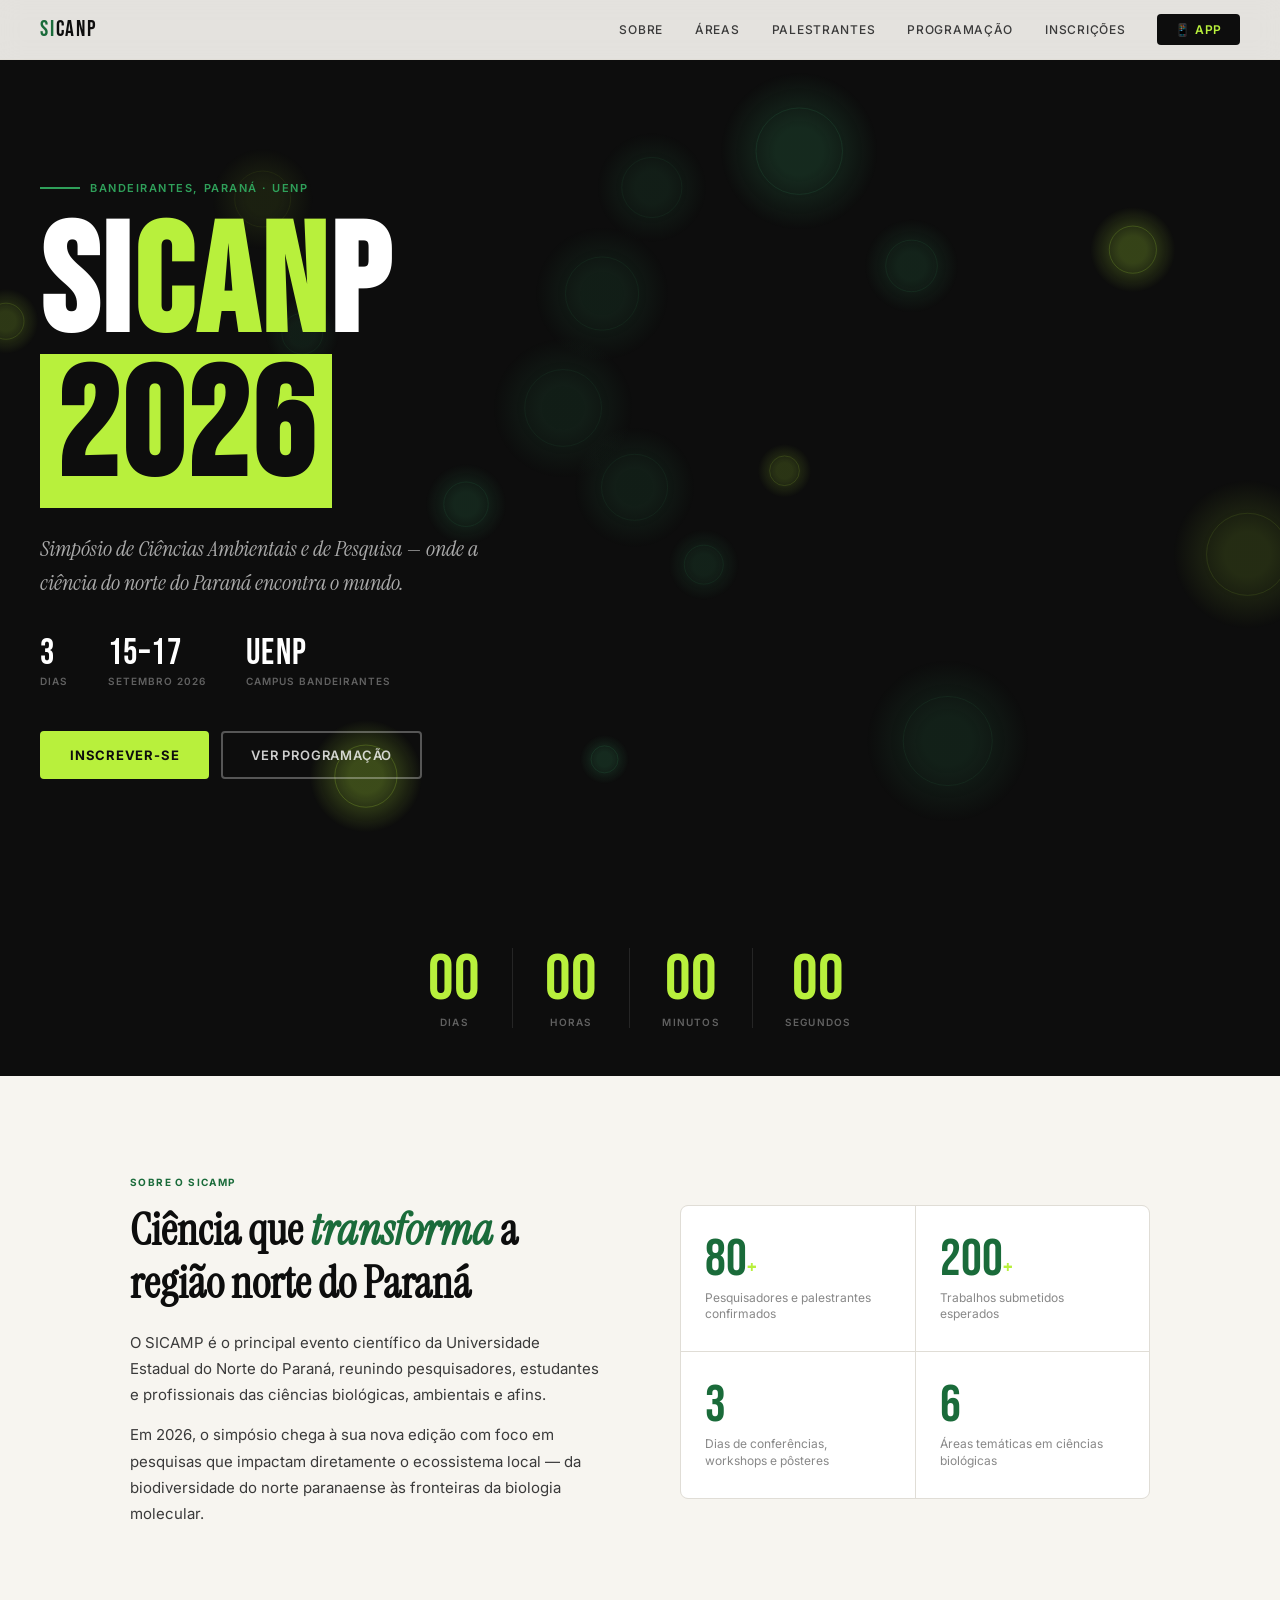
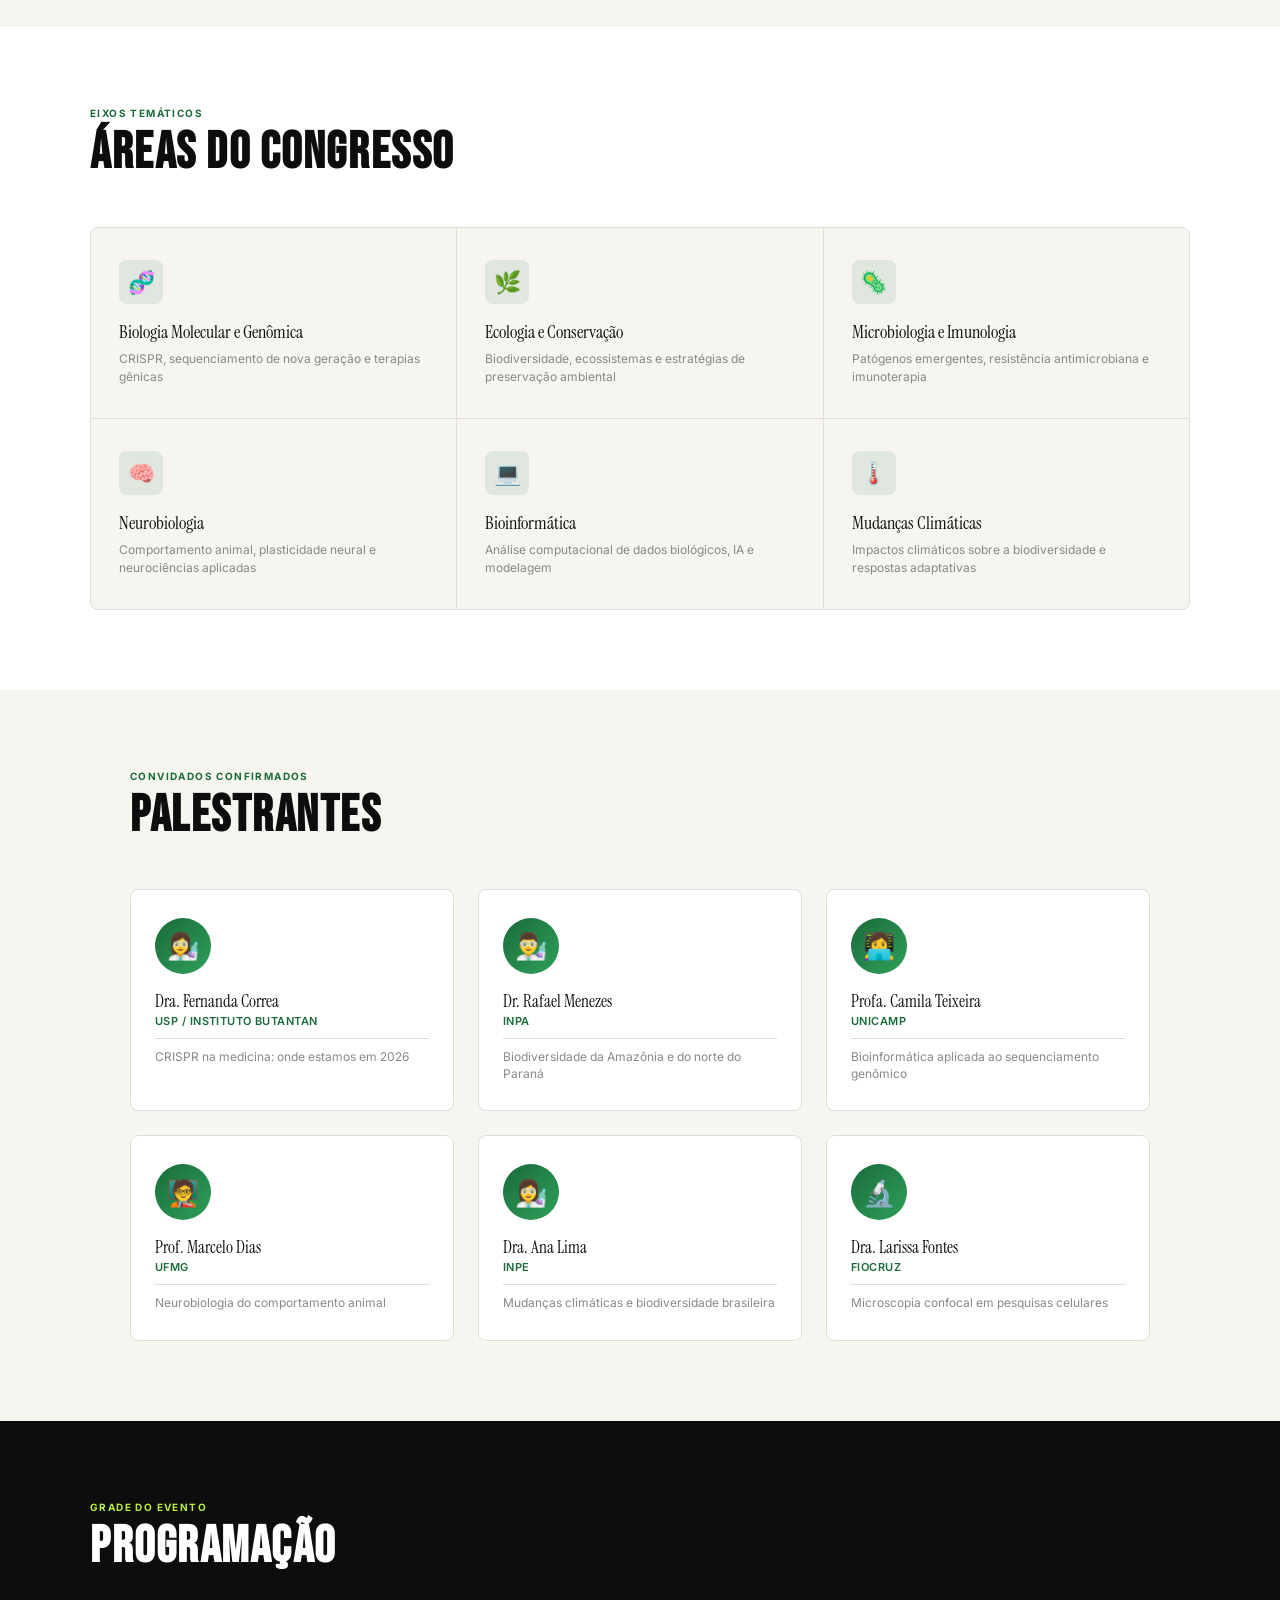
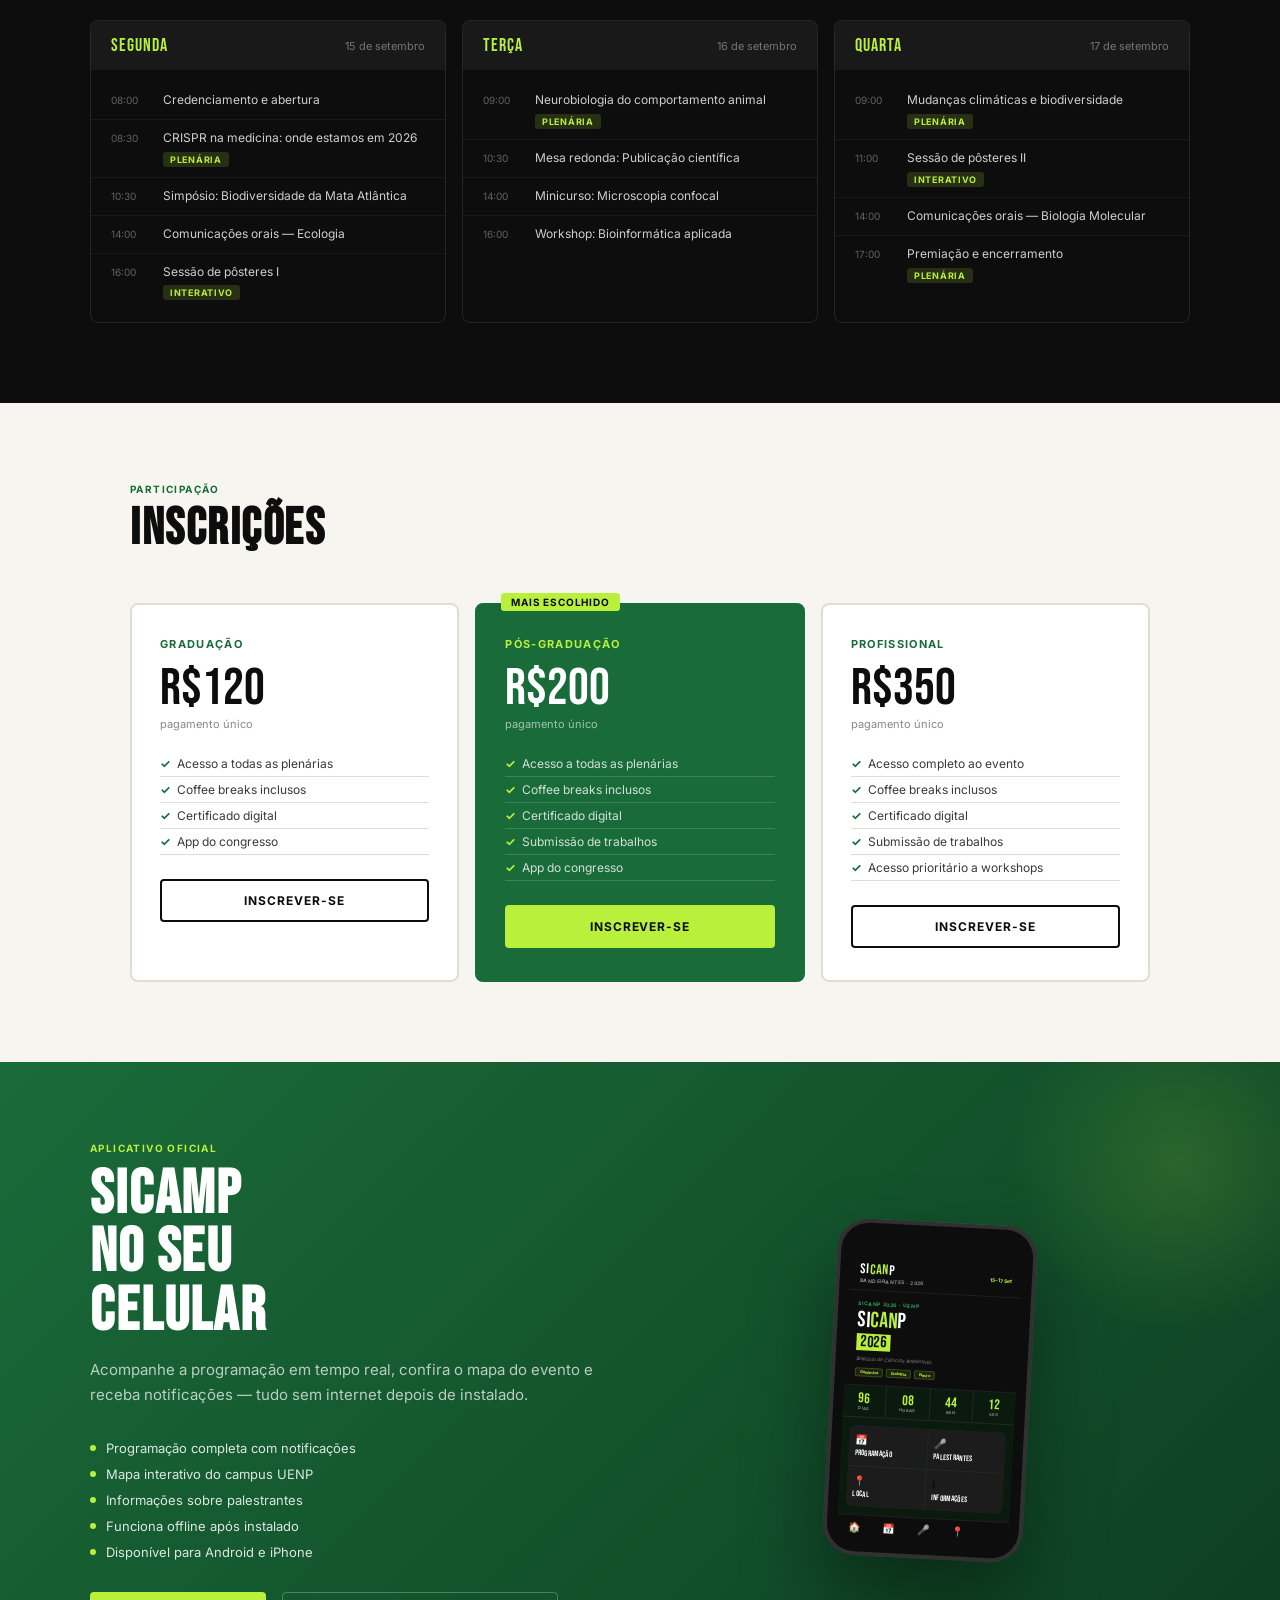
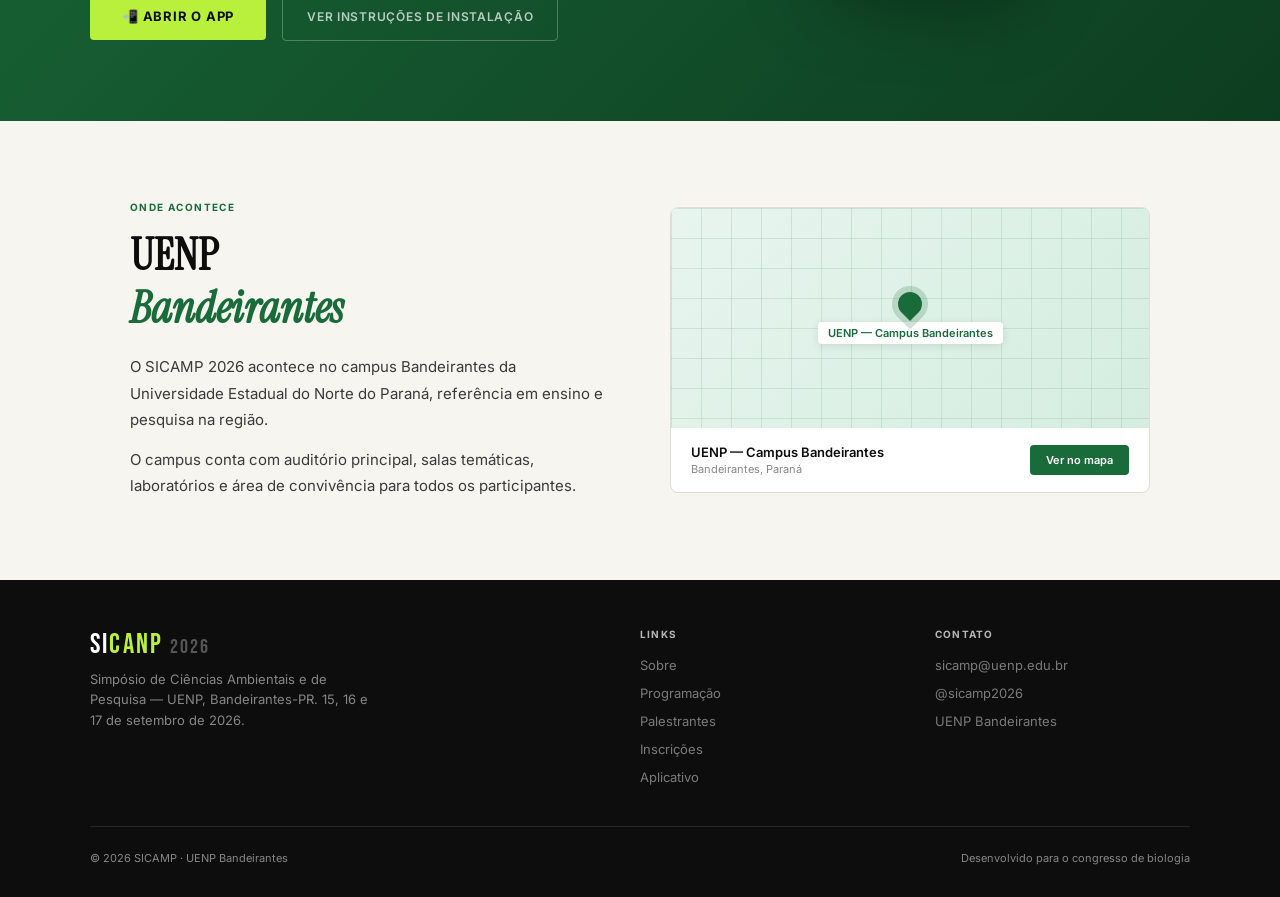
<file: index.html>
<!DOCTYPE html>
<html lang="pt-BR">
<head>
  <meta charset="UTF-8" />
  <meta name="viewport" content="width=device-width, initial-scale=1.0" />
  <title>SICANP 2026 — Simpósio de Ciências Ambientais e Pesquisa</title>
  <meta name="description" content="SICANP 2026 — 15, 16 e 17 de setembro na UENP, Bandeirantes-PR. O maior encontro científico do norte do Paraná." />
  <link rel="preconnect" href="https://fonts.googleapis.com" />
  <link href="https://fonts.googleapis.com/css2?family=Bebas+Neue&family=Instrument+Serif:ital@0;1&family=Inter:wght@300;400;500;600&display=swap" rel="stylesheet" />
  <link rel="stylesheet" href="style-site.css">

</head>
<body>

<!-- NAV -->
<nav id="main-nav">
  <a class="nav-logo" href="#"><span>SI</span>CANP</a>
  <div class="nav-links" id="nav-links">
    <a href="#sobre">Sobre</a>
    <a href="#areas">Áreas</a>
    <a href="#palestrantes">Palestrantes</a>
    <a href="#programacao">Programação</a>
    <a href="#inscricoes">Inscrições</a>
    <a href="app.html" class="nav-cta">📱 App</a>
  </div>
  <button class="nav-hamburger" id="hamburger" aria-label="Menu">
    <span></span><span></span><span></span>
  </button>
</nav>

<!-- HERO -->
<section class="hero">
  <canvas class="cell-canvas" id="cell-canvas"></canvas>
  <div class="hero-content">
    <div class="hero-eyebrow">
      <div class="eyebrow-line"></div>
      <span class="eyebrow-text">Bandeirantes, Paraná · UENP</span>
    </div>
    <h1 class="hero-title">
      SI<span class="accent">CAN</span>P<br>
      <span class="year">2026</span>
    </h1>
    <p class="hero-subtitle">Simpósio de Ciências Ambientais e de Pesquisa — onde a ciência do norte do Paraná encontra o mundo.</p>
    <div class="hero-meta">
      <div class="meta-item">
        <span class="meta-val">3</span>
        <span class="meta-label">dias</span>
      </div>
      <div class="meta-item">
        <span class="meta-val">15–17</span>
        <span class="meta-label">Setembro 2026</span>
      </div>
      <div class="meta-item">
        <span class="meta-val">UENP</span>
        <span class="meta-label">Campus Bandeirantes</span>
      </div>
    </div>
    <div class="hero-actions">
      <a href="#inscricoes" class="btn-hero-primary">Inscrever-se</a>
      <a href="#programacao" class="btn-hero-secondary">Ver programação</a>
    </div>
  </div>
</section>

<!-- COUNTDOWN -->
<div class="countdown-section">
  <div class="cd-item"><span class="cd-num" id="cd-d">97</span><span class="cd-label">Dias</span></div>
  <div class="cd-item"><span class="cd-num" id="cd-h">14</span><span class="cd-label">Horas</span></div>
  <div class="cd-item"><span class="cd-num" id="cd-m">32</span><span class="cd-label">Minutos</span></div>
  <div class="cd-item"><span class="cd-num" id="cd-s">08</span><span class="cd-label">Segundos</span></div>
</div>

<!-- SOBRE -->
<section class="sobre-section" id="sobre">
  <div>
    <p class="sobre-label">Sobre o SICAMP</p>
    <h2 class="sobre-title">Ciência que <em>transforma</em> a região norte do Paraná</h2>
    <div class="sobre-body">
      <p>O SICAMP é o principal evento científico da Universidade Estadual do Norte do Paraná, reunindo pesquisadores, estudantes e profissionais das ciências biológicas, ambientais e afins.</p>
      <p>Em 2026, o simpósio chega à sua nova edição com foco em pesquisas que impactam diretamente o ecossistema local — da biodiversidade do norte paranaense às fronteiras da biologia molecular.</p>
    </div>
  </div>
  <div class="sobre-stats">
    <div class="stat-box">
      <span class="stat-num">80<span class="stat-unit">+</span></span>
      <p class="stat-desc">Pesquisadores e palestrantes confirmados</p>
    </div>
    <div class="stat-box">
      <span class="stat-num">200<span class="stat-unit">+</span></span>
      <p class="stat-desc">Trabalhos submetidos esperados</p>
    </div>
    <div class="stat-box">
      <span class="stat-num">3</span>
      <p class="stat-desc">Dias de conferências, workshops e pôsteres</p>
    </div>
    <div class="stat-box">
      <span class="stat-num">6</span>
      <p class="stat-desc">Áreas temáticas em ciências biológicas</p>
    </div>
  </div>
</section>

<!-- ÁREAS -->
<section class="areas-section" id="areas">
  <div class="section-header">
    <div>
      <p class="section-label">Eixos temáticos</p>
      <h2 class="section-title">Áreas do congresso</h2>
    </div>
  </div>
  <div class="areas-grid">
    <div class="area-card">
      <div class="area-icon-wrap">🧬</div>
      <p class="area-name">Biologia Molecular e Genômica</p>
      <p class="area-desc">CRISPR, sequenciamento de nova geração e terapias gênicas</p>
    </div>
    <div class="area-card">
      <div class="area-icon-wrap">🌿</div>
      <p class="area-name">Ecologia e Conservação</p>
      <p class="area-desc">Biodiversidade, ecossistemas e estratégias de preservação ambiental</p>
    </div>
    <div class="area-card">
      <div class="area-icon-wrap">🦠</div>
      <p class="area-name">Microbiologia e Imunologia</p>
      <p class="area-desc">Patógenos emergentes, resistência antimicrobiana e imunoterapia</p>
    </div>
    <div class="area-card">
      <div class="area-icon-wrap">🧠</div>
      <p class="area-name">Neurobiologia</p>
      <p class="area-desc">Comportamento animal, plasticidade neural e neurociências aplicadas</p>
    </div>
    <div class="area-card">
      <div class="area-icon-wrap">💻</div>
      <p class="area-name">Bioinformática</p>
      <p class="area-desc">Análise computacional de dados biológicos, IA e modelagem</p>
    </div>
    <div class="area-card">
      <div class="area-icon-wrap">🌡️</div>
      <p class="area-name">Mudanças Climáticas</p>
      <p class="area-desc">Impactos climáticos sobre a biodiversidade e respostas adaptativas</p>
    </div>
  </div>
</section>

<!-- PALESTRANTES -->
<section id="palestrantes">
  <div class="speakers-section">
    <div class="section-header" style="margin-bottom:0">
      <div>
        <p class="section-label">Convidados confirmados</p>
        <h2 class="section-title">Palestrantes</h2>
      </div>
    </div>
    <div class="speakers-grid">
      <div class="speaker-card">
        <div class="sp-avatar">👩‍🔬</div>
        <p class="sp-name">Dra. Fernanda Correa</p>
        <p class="sp-inst">USP / Instituto Butantan</p>
        <p class="sp-topic">CRISPR na medicina: onde estamos em 2026</p>
      </div>
      <div class="speaker-card">
        <div class="sp-avatar">👨‍🔬</div>
        <p class="sp-name">Dr. Rafael Menezes</p>
        <p class="sp-inst">INPA</p>
        <p class="sp-topic">Biodiversidade da Amazônia e do norte do Paraná</p>
      </div>
      <div class="speaker-card">
        <div class="sp-avatar">👩‍💻</div>
        <p class="sp-name">Profa. Camila Teixeira</p>
        <p class="sp-inst">UNICAMP</p>
        <p class="sp-topic">Bioinformática aplicada ao sequenciamento genômico</p>
      </div>
      <div class="speaker-card">
        <div class="sp-avatar">🧑‍🏫</div>
        <p class="sp-name">Prof. Marcelo Dias</p>
        <p class="sp-inst">UFMG</p>
        <p class="sp-topic">Neurobiologia do comportamento animal</p>
      </div>
      <div class="speaker-card">
        <div class="sp-avatar">👩‍🔬</div>
        <p class="sp-name">Dra. Ana Lima</p>
        <p class="sp-inst">INPE</p>
        <p class="sp-topic">Mudanças climáticas e biodiversidade brasileira</p>
      </div>
      <div class="speaker-card">
        <div class="sp-avatar">🔬</div>
        <p class="sp-name">Dra. Larissa Fontes</p>
        <p class="sp-inst">FIOCRUZ</p>
        <p class="sp-topic">Microscopia confocal em pesquisas celulares</p>
      </div>
    </div>
  </div>
</section>

<!-- PROGRAMAÇÃO -->
<section class="prog-section" id="programacao">
  <div class="prog-inner">
    <p class="section-label">Grade do evento</p>
    <h2 class="section-title">Programação</h2>
    <div class="prog-days">
      <div class="prog-day">
        <div class="prog-day-header">
          <span class="prog-day-name">Segunda</span>
          <span class="prog-day-date">15 de setembro</span>
        </div>
        <div class="prog-items">
          <div class="prog-item">
            <span class="prog-time">08:00</span>
            <div><p class="prog-name">Credenciamento e abertura</p></div>
          </div>
          <div class="prog-item">
            <span class="prog-time">08:30</span>
            <div>
              <p class="prog-name">CRISPR na medicina: onde estamos em 2026</p>
              <span class="prog-tag">Plenária</span>
            </div>
          </div>
          <div class="prog-item">
            <span class="prog-time">10:30</span>
            <div><p class="prog-name">Simpósio: Biodiversidade da Mata Atlântica</p></div>
          </div>
          <div class="prog-item">
            <span class="prog-time">14:00</span>
            <div><p class="prog-name">Comunicações orais — Ecologia</p></div>
          </div>
          <div class="prog-item">
            <span class="prog-time">16:00</span>
            <div><p class="prog-name">Sessão de pôsteres I</p><span class="prog-tag">Interativo</span></div>
          </div>
        </div>
      </div>
      <div class="prog-day">
        <div class="prog-day-header">
          <span class="prog-day-name">Terça</span>
          <span class="prog-day-date">16 de setembro</span>
        </div>
        <div class="prog-items">
          <div class="prog-item">
            <span class="prog-time">09:00</span>
            <div><p class="prog-name">Neurobiologia do comportamento animal</p><span class="prog-tag">Plenária</span></div>
          </div>
          <div class="prog-item">
            <span class="prog-time">10:30</span>
            <div><p class="prog-name">Mesa redonda: Publicação científica</p></div>
          </div>
          <div class="prog-item">
            <span class="prog-time">14:00</span>
            <div><p class="prog-name">Minicurso: Microscopia confocal</p></div>
          </div>
          <div class="prog-item">
            <span class="prog-time">16:00</span>
            <div><p class="prog-name">Workshop: Bioinformática aplicada</p></div>
          </div>
        </div>
      </div>
      <div class="prog-day">
        <div class="prog-day-header">
          <span class="prog-day-name">Quarta</span>
          <span class="prog-day-date">17 de setembro</span>
        </div>
        <div class="prog-items">
          <div class="prog-item">
            <span class="prog-time">09:00</span>
            <div><p class="prog-name">Mudanças climáticas e biodiversidade</p><span class="prog-tag">Plenária</span></div>
          </div>
          <div class="prog-item">
            <span class="prog-time">11:00</span>
            <div><p class="prog-name">Sessão de pôsteres II</p><span class="prog-tag">Interativo</span></div>
          </div>
          <div class="prog-item">
            <span class="prog-time">14:00</span>
            <div><p class="prog-name">Comunicações orais — Biologia Molecular</p></div>
          </div>
          <div class="prog-item">
            <span class="prog-time">17:00</span>
            <div><p class="prog-name">Premiação e encerramento</p><span class="prog-tag">Plenária</span></div>
          </div>
        </div>
      </div>
    </div>
  </div>
</section>

<!-- INSCRIÇÕES -->
<section class="insc-section" id="inscricoes">
  <p class="section-label">Participação</p>
  <h2 class="section-title">Inscrições</h2>
  <div class="insc-grid">
    <div class="insc-card">
      <p class="insc-type">Graduação</p>
      <p class="insc-price">R$120</p>
      <p class="insc-price-label">pagamento único</p>
      <ul class="insc-features">
        <li>Acesso a todas as plenárias</li>
        <li>Coffee breaks inclusos</li>
        <li>Certificado digital</li>
        <li>App do congresso</li>
      </ul>
      <a href="#" class="btn-insc">Inscrever-se</a>
    </div>
    <div class="insc-card featured">
      <span class="insc-badge">Mais escolhido</span>
      <p class="insc-type">Pós-graduação</p>
      <p class="insc-price">R$200</p>
      <p class="insc-price-label">pagamento único</p>
      <ul class="insc-features">
        <li>Acesso a todas as plenárias</li>
        <li>Coffee breaks inclusos</li>
        <li>Certificado digital</li>
        <li>Submissão de trabalhos</li>
        <li>App do congresso</li>
      </ul>
      <a href="#" class="btn-insc">Inscrever-se</a>
    </div>
    <div class="insc-card">
      <p class="insc-type">Profissional</p>
      <p class="insc-price">R$350</p>
      <p class="insc-price-label">pagamento único</p>
      <ul class="insc-features">
        <li>Acesso completo ao evento</li>
        <li>Coffee breaks inclusos</li>
        <li>Certificado digital</li>
        <li>Submissão de trabalhos</li>
        <li>Acesso prioritário a workshops</li>
      </ul>
      <a href="#" class="btn-insc">Inscrever-se</a>
    </div>
  </div>
</section>

<!-- APP DOWNLOAD -->
<section class="app-section" id="app">
  <div class="app-inner">
    <div>
      <p class="app-label">Aplicativo oficial</p>
      <h2 class="app-title">SICAMP<br>no seu<br>celular</h2>
      <p class="app-desc">Acompanhe a programação em tempo real, confira o mapa do evento e receba notificações — tudo sem internet depois de instalado.</p>
      <div class="app-features">
        <div class="app-feat"><div class="app-feat-dot"></div>Programação completa com notificações</div>
        <div class="app-feat"><div class="app-feat-dot"></div>Mapa interativo do campus UENP</div>
        <div class="app-feat"><div class="app-feat-dot"></div>Informações sobre palestrantes</div>
        <div class="app-feat"><div class="app-feat-dot"></div>Funciona offline após instalado</div>
        <div class="app-feat"><div class="app-feat-dot"></div>Disponível para Android e iPhone</div>
      </div>
      <a href="app.html" class="btn-download">📲 Abrir o app</a>
      <a href="app.html" class="btn-download-ghost">Ver instruções de instalação</a>
    </div>
    <div class="app-mockup">
      <div class="phone-frame">
        <div class="phone-notch"></div>
        <div class="phone-screen">
          <!-- Header -->
          <div style="background:#0d0d0d;padding:8px 10px 6px;display:flex;align-items:center;justify-content:space-between;border-bottom:1px solid rgba(255,255,255,0.08)">
            <div>
              <div style="font-family:'Bebas Neue',sans-serif;font-size:14px;letter-spacing:0.06em;color:#fff;line-height:1">SI<span style="color:#b8f03c">CAN</span>P</div>
              <div style="font-size:5px;font-weight:700;letter-spacing:0.1em;color:#888;text-transform:uppercase;margin-top:1px">Bandeirantes · 2026</div>
            </div>
            <div style="text-align:right;font-size:5px;color:#b8f03c;font-weight:700">15–17 Set</div>
          </div>
          <!-- Hero -->
          <div style="padding:10px 10px 8px;background:#0d0d0d;border-bottom:1px solid rgba(255,255,255,0.08)">
            <div style="font-size:5px;font-weight:700;letter-spacing:0.12em;text-transform:uppercase;color:#2fa05a;margin-bottom:4px">SICANP 2026 · UENP</div>
            <div style="font-family:'Bebas Neue',sans-serif;font-size:22px;line-height:0.9;letter-spacing:0.02em;color:#fff">SI<span style="color:#b8f03c">CAN</span>P<br><span style="background:#b8f03c;color:#0d0d0d;padding:0 4px;font-size:16px;line-height:1.1;display:inline-block">2026</span></div>
            <div style="font-size:5px;color:rgba(255,255,255,0.45);margin:5px 0 6px;font-style:italic">Simpósio de Ciências Ambientais</div>
            <div style="display:flex;gap:3px;flex-wrap:wrap">
              <span style="background:rgba(184,240,60,0.1);border:1px solid rgba(184,240,60,0.2);border-radius:2px;padding:1px 4px;font-size:4px;font-weight:700;color:#b8f03c">Genômica</span>
              <span style="background:rgba(184,240,60,0.1);border:1px solid rgba(184,240,60,0.2);border-radius:2px;padding:1px 4px;font-size:4px;font-weight:700;color:#b8f03c">Ecologia</span>
              <span style="background:rgba(184,240,60,0.1);border:1px solid rgba(184,240,60,0.2);border-radius:2px;padding:1px 4px;font-size:4px;font-weight:700;color:#b8f03c">Neuro</span>
            </div>
          </div>
          <!-- Countdown -->
          <div style="display:flex;border-bottom:1px solid rgba(255,255,255,0.08)">
            <div style="flex:1;text-align:center;padding:6px 0;border-right:1px solid rgba(255,255,255,0.08)"><div style="font-family:'Bebas Neue',sans-serif;font-size:14px;color:#b8f03c;line-height:1">96</div><div style="font-size:4px;font-weight:700;color:#888;letter-spacing:0.08em;text-transform:uppercase">Dias</div></div>
            <div style="flex:1;text-align:center;padding:6px 0;border-right:1px solid rgba(255,255,255,0.08)"><div style="font-family:'Bebas Neue',sans-serif;font-size:14px;color:#b8f03c;line-height:1">08</div><div style="font-size:4px;font-weight:700;color:#888;letter-spacing:0.08em;text-transform:uppercase">Horas</div></div>
            <div style="flex:1;text-align:center;padding:6px 0;border-right:1px solid rgba(255,255,255,0.08)"><div style="font-family:'Bebas Neue',sans-serif;font-size:14px;color:#b8f03c;line-height:1">44</div><div style="font-size:4px;font-weight:700;color:#888;letter-spacing:0.08em;text-transform:uppercase">Min</div></div>
            <div style="flex:1;text-align:center;padding:6px 0"><div style="font-family:'Bebas Neue',sans-serif;font-size:14px;color:#b8f03c;line-height:1">12</div><div style="font-size:4px;font-weight:700;color:#888;letter-spacing:0.08em;text-transform:uppercase">Seg</div></div>
          </div>
          <!-- Quick grid -->
          <div style="display:grid;grid-template-columns:1fr 1fr;gap:1px;background:rgba(255,255,255,0.08);margin:8px;border-radius:6px;overflow:hidden">
            <div style="background:#1c1c1c;padding:8px 6px"><div style="font-size:10px">📅</div><div style="font-family:'Bebas Neue',sans-serif;font-size:8px;letter-spacing:0.04em;color:#fff;margin-top:3px">Programação</div></div>
            <div style="background:#1c1c1c;padding:8px 6px"><div style="font-size:10px">🎤</div><div style="font-family:'Bebas Neue',sans-serif;font-size:8px;letter-spacing:0.04em;color:#fff;margin-top:3px">Palestrantes</div></div>
            <div style="background:#1c1c1c;padding:8px 6px"><div style="font-size:10px">📍</div><div style="font-family:'Bebas Neue',sans-serif;font-size:8px;letter-spacing:0.04em;color:#fff;margin-top:3px">Local</div></div>
            <div style="background:#1c1c1c;padding:8px 6px"><div style="font-size:10px">ℹ️</div><div style="font-family:'Bebas Neue',sans-serif;font-size:8px;letter-spacing:0.04em;color:#fff;margin-top:3px">Informações</div></div>
          </div>
          <!-- Nav -->
          <div style="display:flex;background:#0d0d0d;border-top:1px solid rgba(255,255,255,0.08);padding:5px 0">
            <div style="flex:1;text-align:center;font-size:10px">🏠</div>
            <div style="flex:1;text-align:center;font-size:10px">📅</div>
            <div style="flex:1;text-align:center;font-size:10px">🎤</div>
            <div style="flex:1;text-align:center;font-size:10px">📍</div>
            <div style="flex:1;text-align:center;font-size:10px">ℹ️</div>
          </div>
        </div>
      </div>
    </div>
  </div>
</section>

<!-- LOCAL -->
<section id="local">
  <div class="local-section">
    <div>
      <p class="sobre-label">Onde acontece</p>
      <h2 class="sobre-title">UENP<br><em>Bandeirantes</em></h2>
      <div class="sobre-body">
        <p>O SICAMP 2026 acontece no campus Bandeirantes da Universidade Estadual do Norte do Paraná, referência em ensino e pesquisa na região.</p>
        <p>O campus conta com auditório principal, salas temáticas, laboratórios e área de convivência para todos os participantes.</p>
      </div>
    </div>
    <div class="local-map">
      <div class="local-map-visual">
        <div class="map-lines"></div>
        <div class="map-marker">
          <div class="marker-pin"></div>
          <div class="marker-label">UENP — Campus Bandeirantes</div>
        </div>
      </div>
      <div class="local-map-info">
        <div>
          <p class="local-addr">UENP — Campus Bandeirantes</p>
          <p class="local-city">Bandeirantes, Paraná</p>
        </div>
        <a href="https://maps.google.com/?q=UENP+Bandeirantes+Parana" target="_blank" class="btn-maps">Ver no mapa</a>
      </div>
    </div>
  </div>
</section>

<!-- FOOTER -->
<footer>
  <div class="footer-inner">
    <div>
      <p class="footer-brand-name">SI<span>CANP</span> <span style="color:rgba(255,255,255,0.3);font-size:20px">2026</span></p>
      <p class="footer-brand-desc">Simpósio de Ciências Ambientais e de Pesquisa — UENP, Bandeirantes-PR. 15, 16 e 17 de setembro de 2026.</p>
    </div>
    <div>
      <p class="footer-col-title">Links</p>
      <ul class="footer-links">
        <li><a href="#sobre">Sobre</a></li>
        <li><a href="#programacao">Programação</a></li>
        <li><a href="#palestrantes">Palestrantes</a></li>
        <li><a href="#inscricoes">Inscrições</a></li>
        <li><a href="app.html">Aplicativo</a></li>
      </ul>
    </div>
    <div>
      <p class="footer-col-title">Contato</p>
      <ul class="footer-links">
        <li><a href="mailto:sicamp@uenp.edu.br">sicamp@uenp.edu.br</a></li>
        <li><a href="#">@sicamp2026</a></li>
        <li><a href="#">UENP Bandeirantes</a></li>
      </ul>
    </div>
  </div>
  <div class="footer-bottom">
    <span>© 2026 SICAMP · UENP Bandeirantes</span>
    <span>Desenvolvido para o congresso de biologia</span>
  </div>
</footer>

<script>
  // ── Cell/biology canvas animation (signature element) ──
  const canvas = document.getElementById('cell-canvas');
  const ctx = canvas.getContext('2d');

  function resize() {
    canvas.width = canvas.parentElement.offsetWidth;
    canvas.height = canvas.parentElement.offsetHeight;
  }
  resize();
  window.addEventListener('resize', resize);

  // Animated cell-like circles (organic, pulsing)
  const cells = Array.from({length: 18}, (_, i) => ({
    x: Math.random(),
    y: Math.random(),
    r: 20 + Math.random() * 60,
    speed: 0.0002 + Math.random() * 0.0004,
    phase: Math.random() * Math.PI * 2,
    pulse: 0.3 + Math.random() * 0.5,
    opacity: 0.04 + Math.random() * 0.1,
    color: Math.random() > 0.5 ? '#2d7a4f' : '#b8f03c'
  }));

  function drawFrame(t) {
    ctx.clearRect(0, 0, canvas.width, canvas.height);
    cells.forEach(c => {
      const x = (c.x + Math.sin(t * c.speed + c.phase) * 0.08) * canvas.width;
      const y = (c.y + Math.cos(t * c.speed * 0.7 + c.phase) * 0.06) * canvas.height;
      const r = c.r + Math.sin(t * 0.001 + c.phase) * c.pulse * 10;

      // Outer glow
      const grad = ctx.createRadialGradient(x, y, r * 0.3, x, y, r);
      grad.addColorStop(0, c.color + Math.round(c.opacity * 2 * 255).toString(16).padStart(2,'0'));
      grad.addColorStop(1, c.color + '00');
      ctx.beginPath();
      ctx.arc(x, y, r, 0, Math.PI * 2);
      ctx.fillStyle = grad;
      ctx.fill();

      // Ring
      ctx.beginPath();
      ctx.arc(x, y, r * 0.55, 0, Math.PI * 2);
      ctx.strokeStyle = c.color + Math.round(c.opacity * 1.5 * 255).toString(16).padStart(2,'0');
      ctx.lineWidth = 1;
      ctx.stroke();
    });
    requestAnimationFrame(drawFrame);
  }
  requestAnimationFrame(drawFrame);

  // ── Countdown ──
  function tick() {
    const target = new Date('2026-09-15T08:00:00-03:00');
    const diff = Math.max(0, target - new Date());
    const d = Math.floor(diff / 86400000);
    const h = Math.floor((diff % 86400000) / 3600000);
    const m = Math.floor((diff % 3600000) / 60000);
    const s = Math.floor((diff % 60000) / 1000);
    document.getElementById('cd-d').textContent = String(d).padStart(2,'0');
    document.getElementById('cd-h').textContent = String(h).padStart(2,'0');
    document.getElementById('cd-m').textContent = String(m).padStart(2,'0');
    document.getElementById('cd-s').textContent = String(s).padStart(2,'0');
  }
  tick(); setInterval(tick, 1000);

  // ── Hamburger ──
  document.getElementById('hamburger').addEventListener('click', () => {
    document.getElementById('nav-links').classList.toggle('open');
  });
</script>
</body>
</html>
</file>
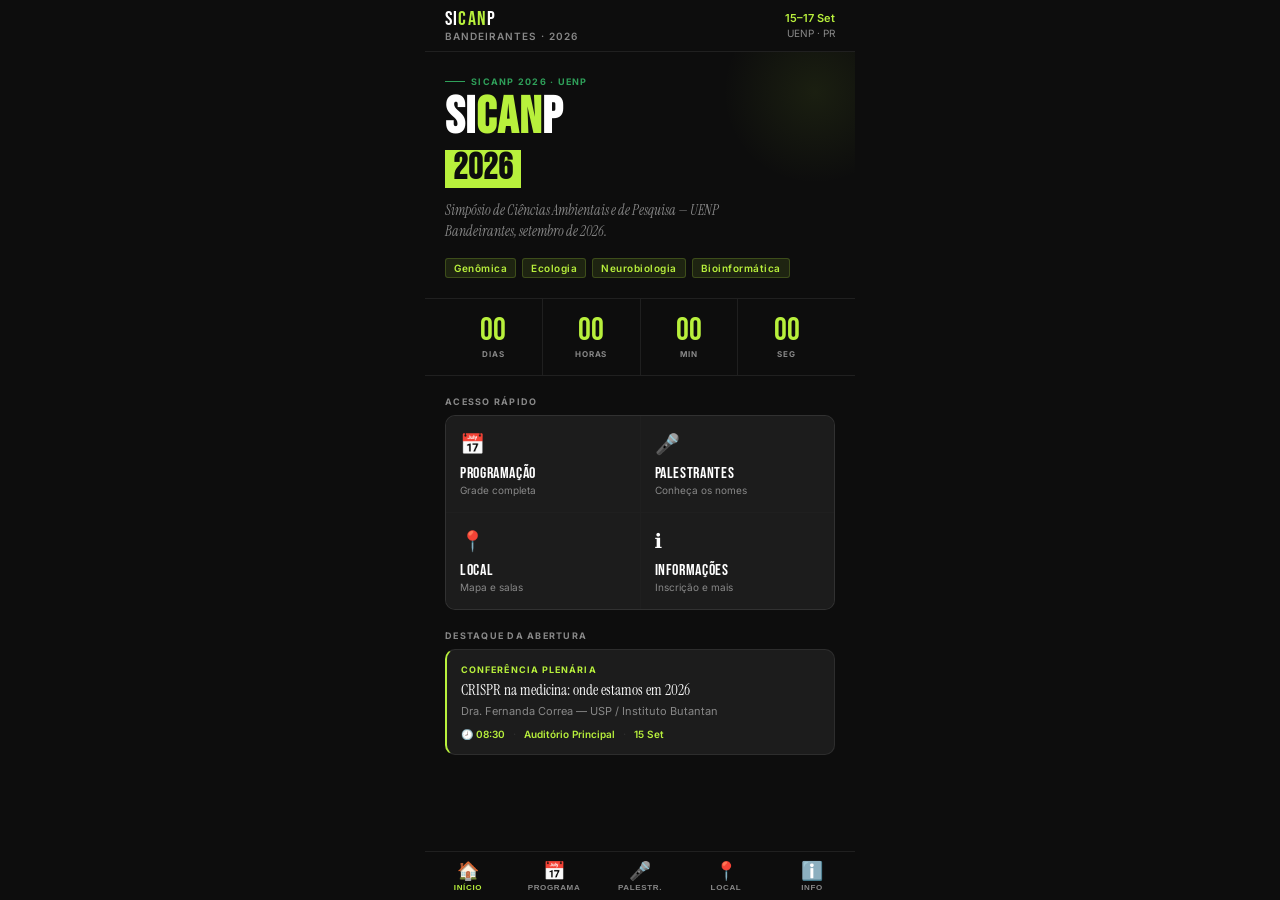
<file: app.html>
<!DOCTYPE html>
<html lang="pt-BR">
<head>
  <meta charset="UTF-8" />
  <meta name="viewport" content="width=device-width, initial-scale=1.0, viewport-fit=cover" />
  <meta name="theme-color" content="#0d0d0d" />
  <meta name="apple-mobile-web-app-capable" content="yes" />
  <meta name="apple-mobile-web-app-status-bar-style" content="black-translucent" />
  <meta name="apple-mobile-web-app-title" content="SICANP" />
  <meta name="description" content="App oficial do SICANP 2026 — UENP Bandeirantes" />
  <link rel="manifest" href="manifest.json" />
  <link href="https://fonts.googleapis.com/css2?family=Bebas+Neue&family=Instrument+Serif:ital@0;1&family=Inter:wght@300;400;500;600&display=swap" rel="stylesheet" />
  <title>SICANP 2026</title>
  <style>
    *, *::before, *::after { box-sizing: border-box; margin: 0; padding: 0; }

    :root {
      --ink:      #0d0d0d;
      --ink-mid:  #1c1c1c;
      --ink-dim:  #555;
      --bio:      #1a6b3a;
      --bio-lite: #2fa05a;
      --acid:     #b8f03c;
      --white:    #ffffff;
      --paper:    #f7f5f0;
      --muted:    #888;
      --rule:     rgba(255,255,255,0.08);
      --safe-top: env(safe-area-inset-top, 0px);
      --safe-bot: env(safe-area-inset-bottom, 0px);
      --radius:   10px;
    }

    html, body {
      height: 100%;
      background: var(--ink);
      color: var(--white);
      font-family: 'Inter', system-ui, sans-serif;
      -webkit-font-smoothing: antialiased;
      overscroll-behavior: none;
    }

    #app {
      display: flex;
      flex-direction: column;
      height: 100dvh;
      max-width: 430px;
      margin: 0 auto;
    }

    /* ── INSTALL BANNER ── */
    #install-banner {
      display: none;
      align-items: center;
      gap: 10px;
      background: var(--acid);
      color: var(--ink);
      padding: 10px 16px;
      padding-top: calc(10px + var(--safe-top));
      font-size: 12px;
      font-weight: 600;
    }
    #install-banner.visible { display: flex; }
    #install-banner button {
      margin-left: auto;
      background: var(--ink);
      color: var(--acid);
      border: none;
      border-radius: 4px;
      padding: 5px 14px;
      font-size: 11px;
      font-weight: 700;
      letter-spacing: 0.06em;
      text-transform: uppercase;
      cursor: pointer;
      white-space: nowrap;
      font-family: inherit;
    }
    #install-banner .close-banner {
      background: transparent;
      color: var(--ink);
      border: none;
      padding: 4px 6px;
      font-size: 16px;
      font-weight: 700;
      cursor: pointer;
    }

    /* ── HEADER ── */
    header {
      padding: 0 20px;
      padding-top: var(--safe-top);
      height: calc(52px + var(--safe-top));
      background: var(--ink);
      border-bottom: 1px solid var(--rule);
      display: flex;
      align-items: center;
      justify-content: space-between;
      position: sticky; top: 0; z-index: 10;
      flex-shrink: 0;
    }
    .header-logo {
      display: flex; align-items: center; gap: 10px;
    }
    .logo-mark {
      font-family: 'Bebas Neue', sans-serif;
      font-size: 20px;
      letter-spacing: 0.06em;
      color: var(--white);
      line-height: 1;
    }
    .logo-mark span { color: var(--acid); }
    .logo-year {
      font-size: 10px;
      font-weight: 600;
      letter-spacing: 0.1em;
      text-transform: uppercase;
      color: var(--muted);
      margin-top: 1px;
    }
    .header-right {
      text-align: right;
      font-size: 10px;
      color: var(--muted);
      line-height: 1.5;
    }
    .header-right strong {
      color: var(--acid);
      font-weight: 600;
      display: block;
      font-size: 11px;
    }

    /* ── MAIN SCROLL ── */
    main {
      flex: 1;
      overflow-y: auto;
      -webkit-overflow-scrolling: touch;
      scroll-behavior: smooth;
    }

    .screen { display: none; }
    .screen.active { display: block; }

    /* ── SECTION LABEL ── */
    .sec-label {
      font-size: 9px;
      font-weight: 700;
      letter-spacing: 0.14em;
      text-transform: uppercase;
      color: var(--muted);
      padding: 20px 20px 8px;
    }

    /* ── HOME HERO ── */
    .home-hero {
      padding: 24px 20px 20px;
      background: var(--ink);
      border-bottom: 1px solid var(--rule);
      position: relative;
      overflow: hidden;
    }
    .home-hero::after {
      content: '';
      position: absolute;
      top: -60px; right: -60px;
      width: 200px; height: 200px;
      background: radial-gradient(circle, rgba(184,240,60,0.08) 0%, transparent 65%);
      pointer-events: none;
    }
    .home-hero-eyebrow {
      font-size: 9px;
      font-weight: 700;
      letter-spacing: 0.14em;
      text-transform: uppercase;
      color: var(--bio-lite);
      margin-bottom: 8px;
      display: flex; align-items: center; gap: 6px;
    }
    .home-hero-eyebrow::before {
      content: '';
      display: inline-block;
      width: 20px; height: 1.5px;
      background: var(--bio-lite);
    }
    .home-hero-title {
      font-family: 'Bebas Neue', sans-serif;
      font-size: 52px;
      line-height: 0.88;
      letter-spacing: 0.02em;
      color: var(--white);
      margin-bottom: 4px;
    }
    .home-hero-title .acid { color: var(--acid); }
    .home-hero-title .year-block {
      display: inline-block;
      background: var(--acid);
      color: var(--ink);
      padding: 0 8px;
      font-size: 36px;
      line-height: 1.05;
    }
    .home-hero-sub {
      font-family: 'Instrument Serif', serif;
      font-style: italic;
      font-size: 14px;
      color: rgba(255,255,255,0.5);
      line-height: 1.5;
      margin: 12px 0 16px;
      max-width: 300px;
    }
    .home-hero-tags {
      display: flex; gap: 6px; flex-wrap: wrap;
    }
    .hero-tag {
      background: rgba(184,240,60,0.1);
      border: 1px solid rgba(184,240,60,0.2);
      border-radius: 3px;
      padding: 3px 8px;
      font-size: 10px;
      font-weight: 600;
      letter-spacing: 0.05em;
      color: var(--acid);
    }

    /* ── COUNTDOWN ── */
    .countdown-row {
      display: flex;
      padding: 0 20px;
      gap: 0;
      border-bottom: 1px solid var(--rule);
    }
    .cd-box {
      flex: 1;
      padding: 16px 0;
      text-align: center;
      border-right: 1px solid var(--rule);
    }
    .cd-box:last-child { border-right: none; }
    .cd-num {
      font-family: 'Bebas Neue', sans-serif;
      font-size: 32px;
      color: var(--acid);
      line-height: 1;
      display: block;
    }
    .cd-lbl {
      font-size: 8px;
      font-weight: 700;
      letter-spacing: 0.1em;
      text-transform: uppercase;
      color: var(--muted);
      margin-top: 2px;
      display: block;
    }

    /* ── QUICK ACCESS ── */
    .quick-grid {
      display: grid;
      grid-template-columns: 1fr 1fr;
      gap: 1px;
      background: var(--rule);
      margin: 0 20px;
      border: 1px solid var(--rule);
      border-radius: var(--radius);
      overflow: hidden;
    }
    .quick-card {
      background: var(--ink-mid);
      padding: 16px 14px;
      cursor: pointer;
      -webkit-tap-highlight-color: transparent;
      transition: background .15s;
    }
    .quick-card:active { background: var(--bio); }
    .quick-icon { font-size: 20px; margin-bottom: 8px; }
    .quick-title {
      font-family: 'Bebas Neue', sans-serif;
      font-size: 16px;
      letter-spacing: 0.04em;
      color: var(--white);
    }
    .quick-sub { font-size: 10px; color: var(--muted); margin-top: 1px; }

    /* ── DESTAQUE ── */
    .destaque {
      margin: 0 20px;
      border: 1px solid var(--rule);
      border-left: 2px solid var(--acid);
      border-radius: var(--radius);
      padding: 14px;
      background: var(--ink-mid);
    }
    .destaque-label {
      font-size: 9px;
      font-weight: 700;
      letter-spacing: 0.12em;
      text-transform: uppercase;
      color: var(--acid);
      margin-bottom: 6px;
    }
    .destaque-title {
      font-family: 'Instrument Serif', serif;
      font-size: 15px;
      color: var(--white);
      line-height: 1.3;
      margin-bottom: 4px;
    }
    .destaque-speaker { font-size: 11px; color: var(--muted); }
    .destaque-meta {
      display: flex; align-items: center; gap: 8px;
      margin-top: 10px;
    }
    .destaque-meta span {
      font-size: 10px;
      font-weight: 600;
      color: var(--acid);
    }
    .destaque-meta .sep { color: var(--rule); }

    /* ── PROGRAMAÇÃO ── */
    .day-tabs {
      display: flex; gap: 0;
      overflow-x: auto;
      scrollbar-width: none;
      border-bottom: 1px solid var(--rule);
    }
    .day-tabs::-webkit-scrollbar { display: none; }
    .day-tab {
      flex-shrink: 0;
      padding: 12px 18px;
      background: transparent;
      border: none;
      border-bottom: 2px solid transparent;
      font-family: 'Bebas Neue', sans-serif;
      font-size: 15px;
      letter-spacing: 0.06em;
      color: var(--muted);
      cursor: pointer;
      -webkit-tap-highlight-color: transparent;
      transition: color .15s, border-color .15s;
    }
    .day-tab.active {
      color: var(--acid);
      border-bottom-color: var(--acid);
    }

    .sched-list { padding: 0 20px; }
    .sched-item {
      display: flex; gap: 14px;
      padding: 14px 0;
      border-bottom: 1px solid var(--rule);
    }
    .sched-item:last-child { border-bottom: none; }
    .sched-time {
      flex-shrink: 0;
      width: 40px;
      font-size: 10px;
      color: var(--muted);
      padding-top: 2px;
      line-height: 1.4;
    }
    .sched-info { flex: 1; }
    .sched-name {
      font-size: 13px;
      font-weight: 600;
      color: var(--white);
      margin-bottom: 3px;
      line-height: 1.3;
    }
    .sched-speaker { font-size: 11px; color: var(--muted); }
    .sched-tags { display: flex; gap: 5px; margin-top: 6px; flex-wrap: wrap; }
    .tag-room {
      font-size: 9px;
      font-weight: 600;
      letter-spacing: 0.06em;
      background: rgba(26,107,58,0.25);
      color: var(--bio-lite);
      padding: 2px 7px;
      border-radius: 3px;
    }
    .tag-type {
      font-size: 9px;
      font-weight: 700;
      letter-spacing: 0.08em;
      text-transform: uppercase;
      background: rgba(184,240,60,0.12);
      color: var(--acid);
      padding: 2px 7px;
      border-radius: 3px;
    }

    /* ── PALESTRANTES ── */
    .speakers-list { padding: 0 20px; }
    .speaker-item {
      display: flex; align-items: center; gap: 14px;
      padding: 14px 0;
      border-bottom: 1px solid var(--rule);
    }
    .speaker-item:last-child { border-bottom: none; }
    .sp-ava {
      width: 44px; height: 44px;
      border-radius: 50%;
      background: linear-gradient(135deg, var(--bio) 0%, var(--bio-lite) 100%);
      display: flex; align-items: center; justify-content: center;
      font-size: 20px;
      flex-shrink: 0;
    }
    .sp-info { flex: 1; }
    .sp-name {
      font-family: 'Instrument Serif', serif;
      font-size: 14px;
      color: var(--white);
      margin-bottom: 1px;
    }
    .sp-inst {
      font-size: 10px;
      font-weight: 700;
      letter-spacing: 0.06em;
      text-transform: uppercase;
      color: var(--bio-lite);
    }
    .sp-topic { font-size: 11px; color: var(--muted); margin-top: 3px; line-height: 1.3; }

    /* ── MAPA ── */
    .map-visual {
      height: 160px;
      background: #111;
      position: relative;
      overflow: hidden;
      display: flex; align-items: center; justify-content: center;
      border-bottom: 1px solid var(--rule);
    }
    .map-grid-lines {
      position: absolute; inset: 0;
      background-image:
        linear-gradient(rgba(184,240,60,0.07) 1px, transparent 1px),
        linear-gradient(90deg, rgba(184,240,60,0.07) 1px, transparent 1px);
      background-size: 28px 28px;
    }
    .map-pin-wrap {
      position: relative; z-index: 1;
      display: flex; flex-direction: column; align-items: center; gap: 6px;
    }
    .map-dot {
      width: 18px; height: 18px;
      background: var(--acid);
      border-radius: 50% 50% 50% 0;
      transform: rotate(-45deg);
      box-shadow: 0 0 0 5px rgba(184,240,60,0.2);
    }
    .map-lbl {
      background: rgba(13,13,13,0.9);
      border: 1px solid rgba(184,240,60,0.2);
      padding: 3px 10px;
      border-radius: 4px;
      font-size: 10px;
      font-weight: 700;
      letter-spacing: 0.06em;
      color: var(--acid);
      white-space: nowrap;
    }
    .map-info-bar {
      display: flex; justify-content: space-between; align-items: center;
      padding: 14px 20px;
      border-bottom: 1px solid var(--rule);
    }
    .map-addr { font-size: 12px; font-weight: 600; color: var(--white); }
    .map-city { font-size: 10px; color: var(--muted); margin-top: 2px; }
    .map-btn {
      background: var(--acid);
      color: var(--ink);
      border: none;
      border-radius: 4px;
      padding: 8px 14px;
      font-size: 11px;
      font-weight: 700;
      letter-spacing: 0.06em;
      text-transform: uppercase;
      cursor: pointer;
      font-family: inherit;
    }

    .rooms-list { padding: 0 20px; }
    .room-row {
      display: flex; align-items: center; gap: 12px;
      padding: 12px 0;
      border-bottom: 1px solid var(--rule);
    }
    .room-row:last-child { border-bottom: none; }
    .room-icon {
      width: 36px; height: 36px;
      background: rgba(26,107,58,0.2);
      border-radius: var(--radius);
      display: flex; align-items: center; justify-content: center;
      font-size: 16px;
      flex-shrink: 0;
    }
    .room-name { font-size: 13px; font-weight: 600; color: var(--white); }
    .room-cap { font-size: 10px; color: var(--muted); margin-top: 2px; }

    /* ── INFO ── */
    .info-list-cards { padding: 0 20px; }
    .info-card {
      background: var(--ink-mid);
      border: 1px solid var(--rule);
      border-radius: var(--radius);
      padding: 14px;
      margin-bottom: 10px;
    }
    .info-card-head {
      display: flex; align-items: center; gap: 8px;
      font-family: 'Bebas Neue', sans-serif;
      font-size: 16px;
      letter-spacing: 0.04em;
      color: var(--white);
      margin-bottom: 8px;
    }
    .info-card p { font-size: 12px; color: var(--muted); line-height: 1.6; }
    .info-card a { color: var(--acid); text-decoration: none; }
    .info-items { list-style: none; }
    .info-items li {
      font-size: 12px; color: var(--muted);
      padding: 4px 0;
      display: flex; align-items: flex-start; gap: 6px;
    }
    .info-items li::before { content: '→'; color: var(--acid); flex-shrink: 0; font-weight: 700; }

    /* ── BOTTOM NAV ── */
    nav {
      display: flex;
      background: var(--ink);
      border-top: 1px solid var(--rule);
      padding-bottom: var(--safe-bot);
      flex-shrink: 0;
    }
    .nav-btn {
      flex: 1;
      display: flex; flex-direction: column; align-items: center;
      padding: 10px 4px 8px;
      background: transparent;
      border: none;
      cursor: pointer;
      -webkit-tap-highlight-color: transparent;
    }
    .nav-icon { font-size: 18px; line-height: 1; }
    .nav-label {
      font-size: 8px;
      font-weight: 700;
      letter-spacing: 0.08em;
      text-transform: uppercase;
      margin-top: 3px;
      color: var(--muted);
      font-family: inherit;
    }
    .nav-btn.active .nav-label { color: var(--acid); }

    /* ── INSTALL MODAL ── */
    #install-modal {
      display: none;
      position: fixed; inset: 0; z-index: 100;
      background: rgba(0,0,0,0.8);
      align-items: flex-end;
      justify-content: center;
    }
    #install-modal.open { display: flex; }
    .modal-sheet {
      background: #1c1c1c;
      border-radius: 16px 16px 0 0;
      padding: 20px 20px calc(28px + var(--safe-bot));
      width: 100%;
      max-width: 430px;
      border-top: 1px solid var(--rule);
    }
    .modal-handle {
      width: 32px; height: 3px;
      background: rgba(255,255,255,0.15);
      border-radius: 2px;
      margin: 0 auto 16px;
    }
    .modal-sheet h3 {
      font-family: 'Bebas Neue', sans-serif;
      font-size: 22px;
      letter-spacing: 0.04em;
      color: var(--white);
      margin-bottom: 6px;
    }
    .modal-sheet p { font-size: 12px; color: var(--muted); margin-bottom: 16px; line-height: 1.6; }
    .install-steps { list-style: none; margin-bottom: 20px; }
    .install-steps li {
      display: flex; align-items: flex-start; gap: 10px;
      padding: 6px 0;
      font-size: 12px; color: rgba(255,255,255,0.7);
    }
    .step-num {
      flex-shrink: 0;
      width: 18px; height: 18px;
      background: var(--bio);
      border-radius: 50%;
      display: flex; align-items: center; justify-content: center;
      font-size: 9px; font-weight: 700; color: white;
    }
    .modal-btns { display: flex; gap: 10px; }
    .btn-primary {
      flex: 1;
      background: var(--acid);
      border: none; border-radius: var(--radius);
      padding: 13px;
      font-family: 'Bebas Neue', sans-serif;
      font-size: 18px;
      letter-spacing: 0.06em;
      color: var(--ink);
      cursor: pointer;
    }
    .btn-secondary {
      background: transparent;
      border: 1px solid var(--rule);
      border-radius: var(--radius);
      padding: 13px 16px;
      font-size: 12px;
      color: var(--muted);
      cursor: pointer;
      font-family: inherit;
    }

    @media (prefers-reduced-motion: reduce) { * { transition: none !important; } }
  </style>
</head>
<body>
<div id="app">

  <div id="install-banner">
    <span>📲 Instale o SICANP no seu celular</span>
    <button id="banner-install-btn">Instalar</button>
    <button class="close-banner" id="banner-close">×</button>
  </div>

  <header>
    <div class="header-logo">
      <div>
        <div class="logo-mark">SI<span>CAN</span>P</div>
        <div class="logo-year">Bandeirantes · 2026</div>
      </div>
    </div>
    <div class="header-right">
      <strong>15–17 Set</strong>
      UENP · PR
    </div>
  </header>

  <main>

    <!-- HOME -->
    <section class="screen active" id="screen-home">
      <div class="home-hero">
        <p class="home-hero-eyebrow">SICANP 2026 · UENP</p>
        <h2 class="home-hero-title">
          SI<span class="acid">CAN</span>P<br>
          <span class="year-block">2026</span>
        </h2>
        <p class="home-hero-sub">Simpósio de Ciências Ambientais e de Pesquisa — UENP Bandeirantes, setembro de 2026.</p>
        <div class="home-hero-tags">
          <span class="hero-tag">Genômica</span>
          <span class="hero-tag">Ecologia</span>
          <span class="hero-tag">Neurobiologia</span>
          <span class="hero-tag">Bioinformática</span>
        </div>
      </div>

      <div class="countdown-row">
        <div class="cd-box"><span class="cd-num" id="cd-d">97</span><span class="cd-lbl">Dias</span></div>
        <div class="cd-box"><span class="cd-num" id="cd-h">14</span><span class="cd-lbl">Horas</span></div>
        <div class="cd-box"><span class="cd-num" id="cd-m">32</span><span class="cd-lbl">Min</span></div>
        <div class="cd-box"><span class="cd-num" id="cd-s">08</span><span class="cd-lbl">Seg</span></div>
      </div>

      <p class="sec-label">Acesso rápido</p>
      <div class="quick-grid">
        <div class="quick-card" onclick="goTo('programacao')">
          <div class="quick-icon">📅</div>
          <div class="quick-title">Programação</div>
          <div class="quick-sub">Grade completa</div>
        </div>
        <div class="quick-card" onclick="goTo('palestrantes')">
          <div class="quick-icon">🎤</div>
          <div class="quick-title">Palestrantes</div>
          <div class="quick-sub">Conheça os nomes</div>
        </div>
        <div class="quick-card" onclick="goTo('mapa')">
          <div class="quick-icon">📍</div>
          <div class="quick-title">Local</div>
          <div class="quick-sub">Mapa e salas</div>
        </div>
        <div class="quick-card" onclick="goTo('info')">
          <div class="quick-icon">ℹ️</div>
          <div class="quick-title">Informações</div>
          <div class="quick-sub">Inscrição e mais</div>
        </div>
      </div>

      <p class="sec-label">Destaque da abertura</p>
      <div class="destaque">
        <p class="destaque-label">Conferência plenária</p>
        <p class="destaque-title">CRISPR na medicina: onde estamos em 2026</p>
        <p class="destaque-speaker">Dra. Fernanda Correa — USP / Instituto Butantan</p>
        <div class="destaque-meta">
          <span>🕗 08:30</span>
          <span class="sep">·</span>
          <span>Auditório Principal</span>
          <span class="sep">·</span>
          <span>15 Set</span>
        </div>
      </div>
      <div style="height:20px"></div>
    </section>

    <!-- PROGRAMAÇÃO -->
    <section class="screen" id="screen-programacao">
      <div class="day-tabs">
        <button class="day-tab active" onclick="setDay(this,'dia1')">Seg 15</button>
        <button class="day-tab" onclick="setDay(this,'dia2')">Ter 16</button>
        <button class="day-tab" onclick="setDay(this,'dia3')">Qua 17</button>
      </div>

      <div class="sched-list" id="dia1">
        <div class="sched-item">
          <div class="sched-time">08:00</div>
          <div class="sched-info">
            <p class="sched-name">Credenciamento e abertura</p>
            <div class="sched-tags"><span class="tag-room">Hall de entrada</span></div>
          </div>
        </div>
        <div class="sched-item">
          <div class="sched-time">08:30</div>
          <div class="sched-info">
            <p class="sched-name">CRISPR na medicina: onde estamos em 2026</p>
            <p class="sched-speaker">Dra. Fernanda Correa — USP</p>
            <div class="sched-tags"><span class="tag-room">Aud. Principal</span><span class="tag-type">Plenária</span></div>
          </div>
        </div>
        <div class="sched-item">
          <div class="sched-time">10:00</div>
          <div class="sched-info">
            <p class="sched-name">Coffee Break</p>
            <div class="sched-tags"><span class="tag-room">Foyer</span></div>
          </div>
        </div>
        <div class="sched-item">
          <div class="sched-time">10:30</div>
          <div class="sched-info">
            <p class="sched-name">Simpósio: Biodiversidade da Mata Atlântica</p>
            <p class="sched-speaker">Dr. Rafael Menezes — INPA</p>
            <div class="sched-tags"><span class="tag-room">Sala A</span></div>
          </div>
        </div>
        <div class="sched-item">
          <div class="sched-time">14:00</div>
          <div class="sched-info">
            <p class="sched-name">Comunicações orais — Ecologia</p>
            <div class="sched-tags"><span class="tag-room">Sala B</span></div>
          </div>
        </div>
        <div class="sched-item">
          <div class="sched-time">16:00</div>
          <div class="sched-info">
            <p class="sched-name">Sessão de pôsteres I</p>
            <div class="sched-tags"><span class="tag-room">Aud. Principal</span><span class="tag-type">Interativo</span></div>
          </div>
        </div>
      </div>

      <div class="sched-list" id="dia2" style="display:none">
        <div class="sched-item">
          <div class="sched-time">09:00</div>
          <div class="sched-info">
            <p class="sched-name">Neurobiologia do comportamento animal</p>
            <p class="sched-speaker">Prof. Marcelo Dias — UFMG</p>
            <div class="sched-tags"><span class="tag-room">Aud. Principal</span><span class="tag-type">Plenária</span></div>
          </div>
        </div>
        <div class="sched-item">
          <div class="sched-time">10:30</div>
          <div class="sched-info">
            <p class="sched-name">Mesa redonda: Publicação científica</p>
            <div class="sched-tags"><span class="tag-room">Sala A</span></div>
          </div>
        </div>
        <div class="sched-item">
          <div class="sched-time">14:00</div>
          <div class="sched-info">
            <p class="sched-name">Minicurso: Microscopia confocal</p>
            <p class="sched-speaker">Dra. Larissa Fontes — FIOCRUZ</p>
            <div class="sched-tags"><span class="tag-room">Lab. Microscopia</span></div>
          </div>
        </div>
        <div class="sched-item">
          <div class="sched-time">16:00</div>
          <div class="sched-info">
            <p class="sched-name">Workshop: Bioinformática aplicada</p>
            <p class="sched-speaker">Profa. Camila Teixeira — UNICAMP</p>
            <div class="sched-tags"><span class="tag-room">Lab. Computação</span></div>
          </div>
        </div>
      </div>

      <div class="sched-list" id="dia3" style="display:none">
        <div class="sched-item">
          <div class="sched-time">09:00</div>
          <div class="sched-info">
            <p class="sched-name">Mudanças climáticas e biodiversidade</p>
            <p class="sched-speaker">Dra. Ana Lima — INPE</p>
            <div class="sched-tags"><span class="tag-room">Aud. Principal</span><span class="tag-type">Plenária</span></div>
          </div>
        </div>
        <div class="sched-item">
          <div class="sched-time">11:00</div>
          <div class="sched-info">
            <p class="sched-name">Sessão de pôsteres II</p>
            <div class="sched-tags"><span class="tag-room">Aud. Principal</span><span class="tag-type">Interativo</span></div>
          </div>
        </div>
        <div class="sched-item">
          <div class="sched-time">14:00</div>
          <div class="sched-info">
            <p class="sched-name">Comunicações orais — Biologia Molecular</p>
            <div class="sched-tags"><span class="tag-room">Sala B</span></div>
          </div>
        </div>
        <div class="sched-item">
          <div class="sched-time">17:00</div>
          <div class="sched-info">
            <p class="sched-name">Premiação e encerramento</p>
            <div class="sched-tags"><span class="tag-room">Aud. Principal</span><span class="tag-type">Plenária</span></div>
          </div>
        </div>
      </div>
    </section>

    <!-- PALESTRANTES -->
    <section class="screen" id="screen-palestrantes">
      <p class="sec-label">Confirmados</p>
      <div class="speakers-list">
        <div class="speaker-item">
          <div class="sp-ava">👩‍🔬</div>
          <div class="sp-info">
            <p class="sp-name">Dra. Fernanda Correa</p>
            <p class="sp-inst">USP / Butantan</p>
            <p class="sp-topic">CRISPR e terapia gênica</p>
          </div>
        </div>
        <div class="speaker-item">
          <div class="sp-ava">👨‍🔬</div>
          <div class="sp-info">
            <p class="sp-name">Dr. Rafael Menezes</p>
            <p class="sp-inst">INPA</p>
            <p class="sp-topic">Biodiversidade Amazônica</p>
          </div>
        </div>
        <div class="speaker-item">
          <div class="sp-ava">👩‍💻</div>
          <div class="sp-info">
            <p class="sp-name">Profa. Camila Teixeira</p>
            <p class="sp-inst">UNICAMP</p>
            <p class="sp-topic">Bioinformática e genômica</p>
          </div>
        </div>
        <div class="speaker-item">
          <div class="sp-ava">🧑‍🏫</div>
          <div class="sp-info">
            <p class="sp-name">Prof. Marcelo Dias</p>
            <p class="sp-inst">UFMG</p>
            <p class="sp-topic">Neurobiologia animal</p>
          </div>
        </div>
        <div class="speaker-item">
          <div class="sp-ava">👩‍🔬</div>
          <div class="sp-info">
            <p class="sp-name">Dra. Ana Lima</p>
            <p class="sp-inst">INPE</p>
            <p class="sp-topic">Clima e biodiversidade</p>
          </div>
        </div>
        <div class="speaker-item">
          <div class="sp-ava">🔬</div>
          <div class="sp-info">
            <p class="sp-name">Dra. Larissa Fontes</p>
            <p class="sp-inst">FIOCRUZ</p>
            <p class="sp-topic">Microscopia avançada</p>
          </div>
        </div>
      </div>
    </section>

    <!-- MAPA -->
    <section class="screen" id="screen-mapa">
      <div class="map-visual">
        <div class="map-grid-lines"></div>
        <div class="map-pin-wrap">
          <div class="map-dot"></div>
          <div class="map-lbl">UENP — Campus Bandeirantes</div>
        </div>
      </div>
      <div class="map-info-bar">
        <div>
          <p class="map-addr">UENP — Campus Bandeirantes</p>
          <p class="map-city">Bandeirantes, Paraná</p>
        </div>
        <button class="map-btn" onclick="window.open('https://maps.google.com/?q=UENP+Bandeirantes+Parana')">Ver mapa</button>
      </div>
      <p class="sec-label">Salas e espaços</p>
      <div class="rooms-list">
        <div class="room-row"><div class="room-icon">🏛️</div><div><p class="room-name">Auditório Principal</p><p class="room-cap">800 pessoas — Plenárias e pôsteres</p></div></div>
        <div class="room-row"><div class="room-icon">🪑</div><div><p class="room-name">Sala A</p><p class="room-cap">150 pessoas — Simpósios</p></div></div>
        <div class="room-row"><div class="room-icon">🪑</div><div><p class="room-name">Sala B</p><p class="room-cap">150 pessoas — Comunicações orais</p></div></div>
        <div class="room-row"><div class="room-icon">💻</div><div><p class="room-name">Lab. de Computação</p><p class="room-cap">40 pessoas — Workshops</p></div></div>
        <div class="room-row"><div class="room-icon">🔭</div><div><p class="room-name">Lab. de Microscopia</p><p class="room-cap">20 pessoas — Minicursos práticos</p></div></div>
      </div>
    </section>

    <!-- INFO -->
    <section class="screen" id="screen-info">
      <p class="sec-label">Informações gerais</p>
      <div class="info-list-cards">
        <div class="info-card">
          <p class="info-card-head">📝 Inscrições</p>
          <ul class="info-items">
            <li>Inscrições abertas até 30 de agosto de 2026</li>
            <li>Graduação: R$ 120,00</li>
            <li>Pós-graduação: R$ 200,00</li>
            <li>Profissionais: R$ 350,00</li>
            <li>Submissão de trabalhos: até 15 de julho</li>
          </ul>
        </div>
        <div class="info-card">
          <p class="info-card-head">🏨 Hospedagem</p>
          <p>Parcerias com hotéis em Bandeirantes com tarifas especiais. Use o código <strong style="color:var(--acid)">SICANP26</strong> ao reservar.</p>
        </div>
        <div class="info-card">
          <p class="info-card-head">🍽️ Alimentação</p>
          <ul class="info-items">
            <li>Coffee breaks inclusos na inscrição</li>
            <li>Almoço disponível no RU da UENP</li>
            <li>Opções vegetarianas e veganas disponíveis</li>
          </ul>
        </div>
        <div class="info-card">
          <p class="info-card-head">📜 Certificados</p>
          <p>Certificados digitais emitidos via e-mail em até 10 dias após o evento. Participação mínima de 75% exigida.</p>
        </div>
        <div class="info-card">
          <p class="info-card-head">📬 Contato</p>
          <p>E-mail: <a href="mailto:sicanp@uenp.edu.br">sicanp@uenp.edu.br</a><br>Instagram: <a href="#">@sicanp2026</a></p>
        </div>
        <div style="height:8px"></div>
      </div>
    </section>

  </main>

  <nav>
    <button class="nav-btn active" id="nav-home" onclick="goTo('home')">
      <span class="nav-icon">🏠</span><span class="nav-label">Início</span>
    </button>
    <button class="nav-btn" id="nav-programacao" onclick="goTo('programacao')">
      <span class="nav-icon">📅</span><span class="nav-label">Programa</span>
    </button>
    <button class="nav-btn" id="nav-palestrantes" onclick="goTo('palestrantes')">
      <span class="nav-icon">🎤</span><span class="nav-label">Palestr.</span>
    </button>
    <button class="nav-btn" id="nav-mapa" onclick="goTo('mapa')">
      <span class="nav-icon">📍</span><span class="nav-label">Local</span>
    </button>
    <button class="nav-btn" id="nav-info" onclick="goTo('info')">
      <span class="nav-icon">ℹ️</span><span class="nav-label">Info</span>
    </button>
  </nav>
</div>

<div id="install-modal">
  <div class="modal-sheet">
    <div class="modal-handle"></div>
    <h3>Instalar o app</h3>
    <p>Adicione o SICANP à sua tela inicial para acesso rápido, mesmo sem internet.</p>
    <ul class="install-steps">
      <li><span class="step-num">1</span> No iPhone: toque em Compartilhar (□↑), "Ver Mais" e "Adicionar à Tela de Início"</li>
      <li><span class="step-num">2</span> No Android: toque no menu ⋮ e "Adicionar à tela inicial" ou use o botão abaixo</li>
    </ul>
    <div class="modal-btns">
      <button class="btn-primary" id="modal-install-btn">Instalar agora</button>
      <button class="btn-secondary" id="modal-close">Fechar</button>
    </div>
  </div>
</div>

<script>
  function goTo(id) {
    document.querySelectorAll('.screen').forEach(s => s.classList.remove('active'));
    document.querySelectorAll('.nav-btn').forEach(b => b.classList.remove('active'));
    document.getElementById('screen-' + id).classList.add('active');
    document.getElementById('nav-' + id).classList.add('active');
    document.querySelector('main').scrollTo(0, 0);
  }

  function setDay(tab, dayId) {
    document.querySelectorAll('.day-tab').forEach(t => t.classList.remove('active'));
    tab.classList.add('active');
    ['dia1','dia2','dia3'].forEach(id => {
      document.getElementById(id).style.display = id === dayId ? 'block' : 'none';
    });
  }

  function updateCountdown() {
    const diff = Math.max(0, new Date('2026-09-15T08:00:00-03:00') - new Date());
    document.getElementById('cd-d').textContent = String(Math.floor(diff/86400000)).padStart(2,'0');
    document.getElementById('cd-h').textContent = String(Math.floor((diff%86400000)/3600000)).padStart(2,'0');
    document.getElementById('cd-m').textContent = String(Math.floor((diff%3600000)/60000)).padStart(2,'0');
    document.getElementById('cd-s').textContent = String(Math.floor((diff%60000)/1000)).padStart(2,'0');
  }
  updateCountdown(); setInterval(updateCountdown, 1000);

  let deferredPrompt = null;
  const banner = document.getElementById('install-banner');
  const modal  = document.getElementById('install-modal');

  window.addEventListener('beforeinstallprompt', e => {
    e.preventDefault(); deferredPrompt = e; banner.classList.add('visible');
  });
  async function triggerInstall() {
    if (deferredPrompt) {
      deferredPrompt.prompt();
      await deferredPrompt.userChoice;
      deferredPrompt = null;
      banner.classList.remove('visible');
      modal.classList.remove('open');
    }
  }
  document.getElementById('banner-install-btn').onclick = () => deferredPrompt ? triggerInstall() : (banner.classList.remove('visible'), modal.classList.add('open'));
  document.getElementById('banner-close').onclick = () => banner.classList.remove('visible');
  document.getElementById('modal-install-btn').onclick = triggerInstall;
  document.getElementById('modal-close').onclick = () => modal.classList.remove('open');
  modal.addEventListener('click', e => { if (e.target === modal) modal.classList.remove('open'); });
  window.addEventListener('appinstalled', () => { banner.classList.remove('visible'); deferredPrompt = null; });

  const isIOS = /iphone|ipad|ipod/i.test(navigator.userAgent);
  if (isIOS && !window.matchMedia('(display-mode: standalone)').matches)
    setTimeout(() => banner.classList.add('visible'), 3000);

  if ('serviceWorker' in navigator) navigator.serviceWorker.register('./sw.js').catch(() => {});
</script>
</body>
</html>
</file>
<file: style-site.css>
*, *::before, *::after { box-sizing: border-box; margin: 0; padding: 0; }

    :root {
      --ink:      #0d0d0d;
      --ink-mid:  #3a3a3a;
      --ink-dim:  #888;
      --paper:    #f7f5f0;
      --white:    #ffffff;
      --bio:      #1a6b3a;   /* deep biology green */
      --bio-lite: #2fa05a;
      --acid:     #b8f03c;   /* signature: acid chartreuse — science energy */
      --rule:     #e0ddd6;
    }

    html { scroll-behavior: smooth; }

    body {
      background: var(--paper);
      color: var(--ink);
      font-family: 'Inter', system-ui, sans-serif;
      -webkit-font-smoothing: antialiased;
      overflow-x: hidden;
    }

    /* ── NAV ─────────────────────────────────────── */
    nav {
      position: fixed; top: 0; left: 0; right: 0; z-index: 100;
      display: flex; align-items: center; justify-content: space-between;
      padding: 0 40px;
      height: 60px;
      background: rgba(247,245,240,0.92);
      backdrop-filter: blur(12px);
      border-bottom: 1px solid var(--rule);
      transition: background .3s;
    }
    .nav-logo {
      font-family: 'Bebas Neue', sans-serif;
      font-size: 22px;
      letter-spacing: 0.08em;
      color: var(--ink);
      text-decoration: none;
    }
    .nav-logo span { color: var(--bio); }
    .nav-links { display: flex; gap: 32px; align-items: center; }
    .nav-links a {
      font-size: 12px;
      font-weight: 500;
      letter-spacing: 0.06em;
      text-transform: uppercase;
      color: var(--ink-mid);
      text-decoration: none;
      transition: color .2s;
    }
    .nav-links a:hover { color: var(--bio); }
    .nav-cta {
      background: var(--ink) !important;
      color: var(--acid) !important;
      padding: 8px 18px;
      border-radius: 4px;
      font-weight: 600 !important;
      transition: background .2s !important;
    }
    .nav-cta:hover { background: var(--bio) !important; color: var(--white) !important; }
    .nav-hamburger { display: none; background: none; border: none; cursor: pointer; padding: 4px; }
    .nav-hamburger span {
      display: block; width: 22px; height: 2px;
      background: var(--ink); margin: 5px 0;
      transition: .3s;
    }

    /* ── HERO ────────────────────────────────────── */
    .hero {
      min-height: 100vh;
      padding-top: 60px;
      background: var(--ink);
      position: relative;
      overflow: hidden;
      display: flex;
      align-items: center;
    }
    .cell-canvas {
      position: absolute;
      inset: 0;
      width: 100%;
      height: 100%;
    }
    .hero-content {
      position: relative;
      z-index: 2;
      padding: 80px 40px;
      max-width: 700px;
    }
    .hero-eyebrow {
      display: flex; align-items: center; gap: 10px;
      margin-bottom: 24px;
    }
    .eyebrow-line {
      width: 40px; height: 2px;
      background: var(--bio-lite);
    }
    .eyebrow-text {
      font-size: 11px;
      font-weight: 600;
      letter-spacing: 0.14em;
      text-transform: uppercase;
      color: var(--bio-lite);
    }
    .hero-title {
      font-family: 'Bebas Neue', sans-serif;
      font-size: clamp(80px, 12vw, 160px);
      line-height: 0.88;
      letter-spacing: 0.02em;
      color: var(--white);
      margin-bottom: 6px;
    }
    .hero-title .accent { color: var(--acid); }
    .hero-title .year {
      display: inline-block;
      background: var(--acid);
      color: var(--ink);
      padding: 0 16px;
      line-height: 1;
    }
    .hero-subtitle {
      font-family: 'Instrument Serif', serif;
      font-style: italic;
      font-size: clamp(16px, 2vw, 22px);
      color: rgba(255,255,255,0.65);
      margin: 24px 0 36px;
      max-width: 480px;
      line-height: 1.55;
    }
    .hero-meta {
      display: flex; gap: 40px; margin-bottom: 44px;
    }
    .meta-val {
      font-family: 'Bebas Neue', sans-serif;
      font-size: 36px;
      letter-spacing: 0.04em;
      color: var(--white);
      display: block;
      line-height: 1;
    }
    .meta-label {
      font-size: 10px;
      font-weight: 600;
      letter-spacing: 0.1em;
      text-transform: uppercase;
      color: rgba(255,255,255,0.35);
      margin-top: 3px;
      display: block;
    }
    .hero-actions { display: flex; gap: 12px; flex-wrap: wrap; }
    .btn-hero-primary {
      background: var(--acid);
      color: var(--ink);
      font-size: 13px;
      font-weight: 700;
      letter-spacing: 0.06em;
      text-transform: uppercase;
      padding: 14px 28px;
      border: 2px solid var(--acid);
      border-radius: 4px;
      text-decoration: none;
      cursor: pointer;
      transition: background .2s, color .2s, border-color .2s;
      display: inline-block;
    }
    .btn-hero-primary:hover { background: var(--white); border-color: var(--white); color: var(--ink); }
    .btn-hero-secondary {
      background: transparent;
      color: rgba(255,255,255,0.8);
      font-size: 13px;
      font-weight: 600;
      letter-spacing: 0.06em;
      text-transform: uppercase;
      padding: 14px 28px;
      border: 2px solid rgba(255,255,255,0.3);
      border-radius: 4px;
      text-decoration: none;
      cursor: pointer;
      transition: background .2s, color .2s, border-color .2s;
      display: inline-block;
    }
    .btn-hero-secondary:hover { border-color: var(--acid); color: var(--acid); }

    /* ── COUNTDOWN ───────────────────────────────── */
    .countdown-section {
      background: var(--ink);
      padding: 48px 40px;
      display: flex;
      align-items: center;
      justify-content: center;
      gap: 0;
    }
    .cd-item {
      text-align: center;
      padding: 0 32px;
      border-right: 1px solid rgba(255,255,255,0.1);
    }
    .cd-item:last-child { border-right: none; }
    .cd-num {
      font-family: 'Bebas Neue', sans-serif;
      font-size: 64px;
      color: var(--acid);
      line-height: 1;
      display: block;
    }
    .cd-label {
      font-size: 10px;
      font-weight: 600;
      letter-spacing: 0.12em;
      text-transform: uppercase;
      color: rgba(255,255,255,0.35);
      display: block;
      margin-top: 4px;
    }

    /* ── SOBRE ───────────────────────────────────── */
    .sobre-section {
      padding: 100px 40px;
      max-width: 1100px;
      margin: 0 auto;
      display: grid;
      grid-template-columns: 1fr 1fr;
      gap: 80px;
      align-items: center;
    }
    .sobre-label {
      font-size: 10px;
      font-weight: 700;
      letter-spacing: 0.14em;
      text-transform: uppercase;
      color: var(--bio);
      margin-bottom: 16px;
    }
    .sobre-title {
      font-family: 'Instrument Serif', serif;
      font-size: clamp(28px, 3.5vw, 44px);
      line-height: 1.2;
      color: var(--ink);
      margin-bottom: 20px;
    }
    .sobre-title em { font-style: italic; color: var(--bio); }
    .sobre-body {
      font-size: 15px;
      line-height: 1.75;
      color: var(--ink-mid);
    }
    .sobre-body p + p { margin-top: 14px; }
    .sobre-stats {
      display: grid;
      grid-template-columns: 1fr 1fr;
      gap: 1px;
      background: var(--rule);
      border: 1px solid var(--rule);
      border-radius: 8px;
      overflow: hidden;
    }
    .stat-box {
      background: var(--white);
      padding: 28px 24px;
    }
    .stat-num {
      font-family: 'Bebas Neue', sans-serif;
      font-size: 52px;
      color: var(--bio);
      line-height: 1;
      display: block;
    }
    .stat-unit {
      font-family: 'Bebas Neue', sans-serif;
      font-size: 24px;
      color: var(--acid);
    }
    .stat-desc {
      font-size: 12px;
      color: var(--ink-dim);
      margin-top: 4px;
      line-height: 1.4;
    }

    /* ── ÁREAS TEMÁTICAS ─────────────────────────── */
    .areas-section {
      background: var(--white);
      padding: 80px 40px;
    }
    .section-header {
      max-width: 1100px;
      margin: 0 auto 48px;
      display: flex;
      align-items: flex-end;
      justify-content: space-between;
      gap: 20px;
    }
    .section-label {
      font-size: 10px;
      font-weight: 700;
      letter-spacing: 0.14em;
      text-transform: uppercase;
      color: var(--bio);
      margin-bottom: 8px;
    }
    .section-title {
      font-family: 'Bebas Neue', sans-serif;
      font-size: clamp(32px, 4vw, 52px);
      letter-spacing: 0.03em;
      color: var(--ink);
      line-height: 1;
    }
    .areas-grid {
      max-width: 1100px;
      margin: 0 auto;
      display: grid;
      grid-template-columns: repeat(3, 1fr);
      gap: 1px;
      background: var(--rule);
      border: 1px solid var(--rule);
      border-radius: 8px;
      overflow: hidden;
    }
    .area-card {
      background: var(--paper);
      padding: 32px 28px;
      transition: background .2s;
      cursor: default;
    }
    .area-card:hover { background: var(--bio); }
    .area-card:hover .area-name { color: var(--white); }
    .area-card:hover .area-desc { color: rgba(255,255,255,0.7); }
    .area-card:hover .area-icon-wrap { background: rgba(255,255,255,0.15); }
    .area-icon-wrap {
      width: 44px; height: 44px;
      background: rgba(26,107,58,0.1);
      border-radius: 8px;
      display: flex; align-items: center; justify-content: center;
      font-size: 22px;
      margin-bottom: 16px;
      transition: background .2s;
    }
    .area-name {
      font-family: 'Instrument Serif', serif;
      font-size: 18px;
      color: var(--ink);
      margin-bottom: 6px;
      transition: color .2s;
    }
    .area-desc {
      font-size: 12px;
      color: var(--ink-dim);
      line-height: 1.5;
      transition: color .2s;
    }

    /* ── PALESTRANTES ────────────────────────────── */
    .speakers-section {
      padding: 80px 40px;
      max-width: 1100px;
      margin: 0 auto;
    }
    .speakers-grid {
      display: grid;
      grid-template-columns: repeat(3, 1fr);
      gap: 24px;
      margin-top: 48px;
    }
    .speaker-card {
      border: 1px solid var(--rule);
      border-radius: 8px;
      padding: 28px 24px;
      background: var(--white);
      transition: border-color .2s, transform .2s;
    }
    .speaker-card:hover { border-color: var(--bio); transform: translateY(-3px); }
    .sp-avatar {
      width: 56px; height: 56px;
      border-radius: 50%;
      background: linear-gradient(135deg, var(--bio) 0%, var(--bio-lite) 100%);
      display: flex; align-items: center; justify-content: center;
      font-size: 26px;
      margin-bottom: 16px;
    }
    .sp-name {
      font-family: 'Instrument Serif', serif;
      font-size: 17px;
      color: var(--ink);
      margin-bottom: 2px;
    }
    .sp-inst {
      font-size: 11px;
      color: var(--bio);
      font-weight: 600;
      letter-spacing: 0.04em;
      text-transform: uppercase;
    }
    .sp-topic {
      font-size: 12px;
      color: var(--ink-dim);
      margin-top: 10px;
      line-height: 1.4;
      padding-top: 10px;
      border-top: 1px solid var(--rule);
    }

    /* ── PROGRAMAÇÃO PREVIEW ─────────────────────── */
    .prog-section {
      background: var(--ink);
      padding: 80px 40px;
      color: var(--white);
    }
    .prog-inner {
      max-width: 1100px;
      margin: 0 auto;
    }
    .prog-section .section-label { color: var(--acid); }
    .prog-section .section-title { color: var(--white); }
    .prog-days {
      display: grid;
      grid-template-columns: repeat(3, 1fr);
      gap: 16px;
      margin-top: 48px;
    }
    .prog-day {
      border: 1px solid rgba(255,255,255,0.1);
      border-radius: 8px;
      overflow: hidden;
    }
    .prog-day-header {
      background: rgba(255,255,255,0.05);
      padding: 14px 20px;
      display: flex; align-items: center; justify-content: space-between;
    }
    .prog-day-name {
      font-family: 'Bebas Neue', sans-serif;
      font-size: 18px;
      letter-spacing: 0.06em;
      color: var(--acid);
    }
    .prog-day-date {
      font-size: 11px;
      color: rgba(255,255,255,0.4);
    }
    .prog-items { padding: 12px 0; }
    .prog-item {
      display: flex; gap: 12px;
      padding: 10px 20px;
      border-bottom: 1px solid rgba(255,255,255,0.05);
    }
    .prog-item:last-child { border-bottom: none; }
    .prog-time {
      font-size: 10px;
      color: rgba(255,255,255,0.35);
      flex-shrink: 0;
      width: 40px;
      padding-top: 2px;
    }
    .prog-name { font-size: 12px; color: rgba(255,255,255,0.8); line-height: 1.4; }
    .prog-tag {
      display: inline-block;
      background: rgba(184,240,60,0.15);
      color: var(--acid);
      font-size: 9px;
      font-weight: 700;
      letter-spacing: 0.08em;
      text-transform: uppercase;
      padding: 2px 7px;
      border-radius: 3px;
      margin-top: 4px;
    }

    /* ── INSCRICOES ──────────────────────────────── */
    .insc-section {
      padding: 80px 40px;
      max-width: 1100px;
      margin: 0 auto;
    }
    .insc-grid {
      display: grid;
      grid-template-columns: repeat(3, 1fr);
      gap: 16px;
      margin-top: 48px;
    }
    .insc-card {
      border: 2px solid var(--rule);
      border-radius: 8px;
      padding: 32px 28px;
      background: var(--white);
      position: relative;
      transition: border-color .2s;
    }
    .insc-card:hover { border-color: var(--bio); }
    .insc-card.featured {
      border-color: var(--bio);
      background: var(--bio);
      color: var(--white);
    }
    .insc-badge {
      position: absolute; top: -12px; left: 24px;
      background: var(--acid);
      color: var(--ink);
      font-size: 10px;
      font-weight: 700;
      letter-spacing: 0.08em;
      text-transform: uppercase;
      padding: 3px 10px;
      border-radius: 3px;
    }
    .insc-type {
      font-size: 11px;
      font-weight: 700;
      letter-spacing: 0.12em;
      text-transform: uppercase;
      color: var(--bio);
      margin-bottom: 12px;
    }
    .insc-card.featured .insc-type { color: var(--acid); }
    .insc-price {
      font-family: 'Bebas Neue', sans-serif;
      font-size: 52px;
      color: var(--ink);
      line-height: 1;
    }
    .insc-card.featured .insc-price { color: var(--white); }
    .insc-price-label {
      font-size: 11px;
      color: var(--ink-dim);
      margin-top: 2px;
      margin-bottom: 20px;
    }
    .insc-card.featured .insc-price-label { color: rgba(255,255,255,0.6); }
    .insc-features {
      list-style: none;
      margin-bottom: 24px;
    }
    .insc-features li {
      font-size: 12px;
      color: var(--ink-mid);
      padding: 5px 0;
      border-bottom: 1px solid var(--rule);
      display: flex; align-items: center; gap: 6px;
    }
    .insc-features li::before { content: '✓'; color: var(--bio); font-weight: 700; }
    .insc-card.featured .insc-features li { color: rgba(255,255,255,0.8); border-bottom-color: rgba(255,255,255,0.15); }
    .insc-card.featured .insc-features li::before { color: var(--acid); }
    .btn-insc {
      display: block;
      text-align: center;
      padding: 12px;
      border-radius: 4px;
      font-size: 12px;
      font-weight: 700;
      letter-spacing: 0.08em;
      text-transform: uppercase;
      text-decoration: none;
      cursor: pointer;
      transition: .2s;
      border: 2px solid var(--ink);
      color: var(--ink);
      background: transparent;
    }
    .btn-insc:hover { background: var(--ink); color: var(--acid); }
    .insc-card.featured .btn-insc {
      background: var(--acid);
      color: var(--ink);
      border-color: var(--acid);
    }
    .insc-card.featured .btn-insc:hover { background: var(--white); border-color: var(--white); }

    /* ── APP DOWNLOAD ────────────────────────────── */
    .app-section {
      background: linear-gradient(135deg, var(--bio) 0%, #0d3d20 100%);
      padding: 80px 40px;
      position: relative;
      overflow: hidden;
    }
    .app-section::before {
      content: '';
      position: absolute;
      top: -100px; right: -100px;
      width: 400px; height: 400px;
      background: radial-gradient(circle, rgba(184,240,60,0.15) 0%, transparent 60%);
      pointer-events: none;
    }
    .app-inner {
      max-width: 1100px;
      margin: 0 auto;
      display: grid;
      grid-template-columns: 1fr 1fr;
      gap: 60px;
      align-items: center;
      position: relative; z-index: 1;
    }
    .app-label {
      font-size: 10px;
      font-weight: 700;
      letter-spacing: 0.14em;
      text-transform: uppercase;
      color: var(--acid);
      margin-bottom: 12px;
    }
    .app-title {
      font-family: 'Bebas Neue', sans-serif;
      font-size: clamp(36px, 5vw, 62px);
      color: var(--white);
      line-height: 0.95;
      letter-spacing: 0.03em;
      margin-bottom: 16px;
    }
    .app-desc {
      font-size: 15px;
      color: rgba(255,255,255,0.7);
      line-height: 1.65;
      margin-bottom: 32px;
    }
    .app-features {
      display: flex; flex-direction: column; gap: 10px;
      margin-bottom: 32px;
    }
    .app-feat {
      display: flex; align-items: center; gap: 10px;
      font-size: 13px;
      color: rgba(255,255,255,0.85);
    }
    .app-feat-dot {
      width: 6px; height: 6px;
      background: var(--acid);
      border-radius: 50%;
      flex-shrink: 0;
    }
    .btn-download {
      display: inline-flex;
      align-items: center; gap: 10px;
      background: var(--acid);
      color: var(--ink);
      font-size: 13px;
      font-weight: 700;
      letter-spacing: 0.06em;
      text-transform: uppercase;
      padding: 16px 32px;
      border-radius: 4px;
      text-decoration: none;
      transition: background .2s, transform .2s;
    }
    .btn-download:hover { background: var(--white); transform: translateY(-2px); }
    .btn-download-ghost {
      display: inline-flex;
      align-items: center; gap: 10px;
      background: transparent;
      color: rgba(255,255,255,0.7);
      font-size: 12px;
      font-weight: 600;
      letter-spacing: 0.06em;
      text-transform: uppercase;
      padding: 16px 24px;
      border: 1px solid rgba(255,255,255,0.25);
      border-radius: 4px;
      text-decoration: none;
      margin-left: 12px;
      transition: .2s;
    }
    .btn-download-ghost:hover { border-color: var(--acid); color: var(--acid); }

    /* App mockup */
    .app-mockup {
      display: flex; justify-content: center;
    }
    .phone-frame {
      width: 200px;
      background: var(--ink);
      border-radius: 32px;
      padding: 14px 10px;
      border: 4px solid rgba(255,255,255,0.15);
      box-shadow: 0 40px 80px rgba(0,0,0,0.4);
      transform: rotate(3deg);
      position: relative;
    }
    .phone-notch {
      width: 60px; height: 8px;
      background: var(--ink);
      border-radius: 4px;
      margin: 0 auto 10px;
      position: relative; z-index: 2;
    }
    .phone-screen {
      background: #0a1a0f;
      border-radius: 20px;
      overflow: hidden;
    }
    .ps-header {
      background: #0a1a0f;
      padding: 10px 12px 8px;
      display: flex; align-items: center; gap: 6px;
      border-bottom: 1px solid rgba(45,122,79,0.2);
    }
    .ps-logo { width: 22px; height: 22px; background: #2d7a4f; border-radius: 6px; display:flex;align-items:center;justify-content:center;font-size:12px; }
    .ps-title { font-size: 9px; font-weight: 600; color: #f0ede6; }
    .ps-body { padding: 10px 12px; }
    .ps-hero { background: linear-gradient(160deg, #1a3a24, #0a1a0f); border-radius: 8px; padding: 12px; margin-bottom: 8px; }
    .ps-hero-eyebrow { font-size: 6px; letter-spacing: 0.1em; text-transform: uppercase; color: #a8e6c1; margin-bottom: 3px; }
    .ps-hero-title { font-size: 14px; font-weight: 700; color: white; line-height: 1.1; }
    .ps-hero-sub { font-size: 6px; color: #8aab97; margin-top: 3px; }
    .ps-cards { display: flex; gap: 5px; }
    .ps-card { flex: 1; background: #1a3a24; border-radius: 6px; padding: 7px 5px; text-align: center; }
    .ps-card-icon { font-size: 10px; }
    .ps-card-text { font-size: 5px; color: #a8e6c1; margin-top: 2px; }
    .ps-nav {
      display: flex;
      background: #0a1a0f;
      border-top: 1px solid rgba(45,122,79,0.2);
      padding: 6px 0;
    }
    .ps-nav-item { flex: 1; text-align: center; font-size: 12px; }

    /* ── LOCAL ───────────────────────────────────── */
    .local-section {
      padding: 80px 40px;
      max-width: 1100px;
      margin: 0 auto;
      display: grid;
      grid-template-columns: 1fr 1fr;
      gap: 60px;
      align-items: center;
    }
    .local-map {
      background: var(--white);
      border: 1px solid var(--rule);
      border-radius: 8px;
      overflow: hidden;
    }
    .local-map-visual {
      height: 220px;
      background: linear-gradient(135deg, #e8f5ee 0%, #d4ede0 100%);
      position: relative;
      overflow: hidden;
      display: flex; align-items: center; justify-content: center;
    }
    .map-lines {
      position: absolute; inset: 0;
      background-image:
        linear-gradient(rgba(26,107,58,0.12) 1px, transparent 1px),
        linear-gradient(90deg, rgba(26,107,58,0.12) 1px, transparent 1px);
      background-size: 30px 30px;
    }
    .map-marker { position: relative; z-index: 1; text-align: center; }
    .marker-pin {
      width: 24px; height: 24px;
      background: var(--bio);
      border-radius: 50% 50% 50% 0;
      transform: rotate(-45deg);
      margin: 0 auto 6px;
      box-shadow: 0 0 0 6px rgba(26,107,58,0.2);
    }
    .marker-label {
      background: white;
      font-size: 11px;
      font-weight: 600;
      color: var(--bio);
      padding: 4px 10px;
      border-radius: 4px;
      box-shadow: 0 2px 8px rgba(0,0,0,0.1);
      white-space: nowrap;
    }
    .local-map-info {
      padding: 16px 20px;
      display: flex; justify-content: space-between; align-items: center;
    }
    .local-addr { font-size: 13px; font-weight: 600; color: var(--ink); }
    .local-city { font-size: 11px; color: var(--ink-dim); margin-top: 2px; }
    .btn-maps {
      background: var(--bio);
      color: white;
      font-size: 11px;
      font-weight: 600;
      padding: 8px 16px;
      border-radius: 4px;
      text-decoration: none;
      white-space: nowrap;
      transition: background .2s;
    }
    .btn-maps:hover { background: var(--ink); }

    /* ── FOOTER ──────────────────────────────────── */
    footer {
      background: var(--ink);
      color: rgba(255,255,255,0.5);
      padding: 48px 40px 32px;
    }
    .footer-inner {
      max-width: 1100px;
      margin: 0 auto;
      display: grid;
      grid-template-columns: 2fr 1fr 1fr;
      gap: 40px;
      padding-bottom: 32px;
      border-bottom: 1px solid rgba(255,255,255,0.1);
      margin-bottom: 24px;
    }
    .footer-brand-name {
      font-family: 'Bebas Neue', sans-serif;
      font-size: 28px;
      letter-spacing: 0.08em;
      color: var(--white);
      margin-bottom: 8px;
    }
    .footer-brand-name span { color: var(--acid); }
    .footer-brand-desc { font-size: 13px; line-height: 1.6; max-width: 280px; }
    .footer-col-title {
      font-size: 10px;
      font-weight: 700;
      letter-spacing: 0.12em;
      text-transform: uppercase;
      color: rgba(255,255,255,0.7);
      margin-bottom: 14px;
    }
    .footer-links { list-style: none; }
    .footer-links li { margin-bottom: 8px; }
    .footer-links a {
      font-size: 13px;
      color: rgba(255,255,255,0.45);
      text-decoration: none;
      transition: color .2s;
    }
    .footer-links a:hover { color: var(--acid); }
    .footer-bottom {
      max-width: 1100px;
      margin: 0 auto;
      display: flex;
      justify-content: space-between;
      align-items: center;
      font-size: 11px;
    }
    .footer-bottom a { color: var(--acid); text-decoration: none; }

    /* ── MOBILE ──────────────────────────────────── */
    @media (max-width: 768px) {
      nav { padding: 0 20px; }
      .nav-links { display: none; }
      .nav-links.open {
        display: flex; flex-direction: column;
        position: fixed; top: 60px; left: 0; right: 0;
        background: var(--paper);
        padding: 20px;
        border-bottom: 1px solid var(--rule);
        gap: 16px;
        z-index: 99;
      }
      .nav-hamburger { display: block; }

      .hero { min-height: 100svh; padding-top: 60px; }
      .hero-content { padding: 60px 20px 48px; }

      .countdown-section { padding: 32px 20px; gap: 0; }
      .cd-item { padding: 0 16px; }
      .cd-num { font-size: 42px; }

      .sobre-section { grid-template-columns: 1fr; gap: 40px; padding: 60px 20px; }
      .sobre-stats { grid-template-columns: 1fr 1fr; }

      .areas-section { padding: 60px 20px; }
      .areas-grid { grid-template-columns: 1fr; }
      .section-header { flex-direction: column; align-items: flex-start; }

      .speakers-section { padding: 60px 20px; }
      .speakers-grid { grid-template-columns: 1fr; }

      .prog-section { padding: 60px 20px; }
      .prog-days { grid-template-columns: 1fr; }

      .insc-section { padding: 60px 20px; }
      .insc-grid { grid-template-columns: 1fr; }

      .app-section { padding: 60px 20px; }
      .app-inner { grid-template-columns: 1fr; }
      .app-mockup { display: none; }

      .local-section { grid-template-columns: 1fr; padding: 60px 20px; }

      footer { padding: 40px 20px 24px; }
      .footer-inner { grid-template-columns: 1fr; gap: 32px; }
      .footer-bottom { flex-direction: column; gap: 8px; text-align: center; }
    }

    @media (prefers-reduced-motion: reduce) {
      * { transition: none !important; animation: none !important; }
    }
</file>
